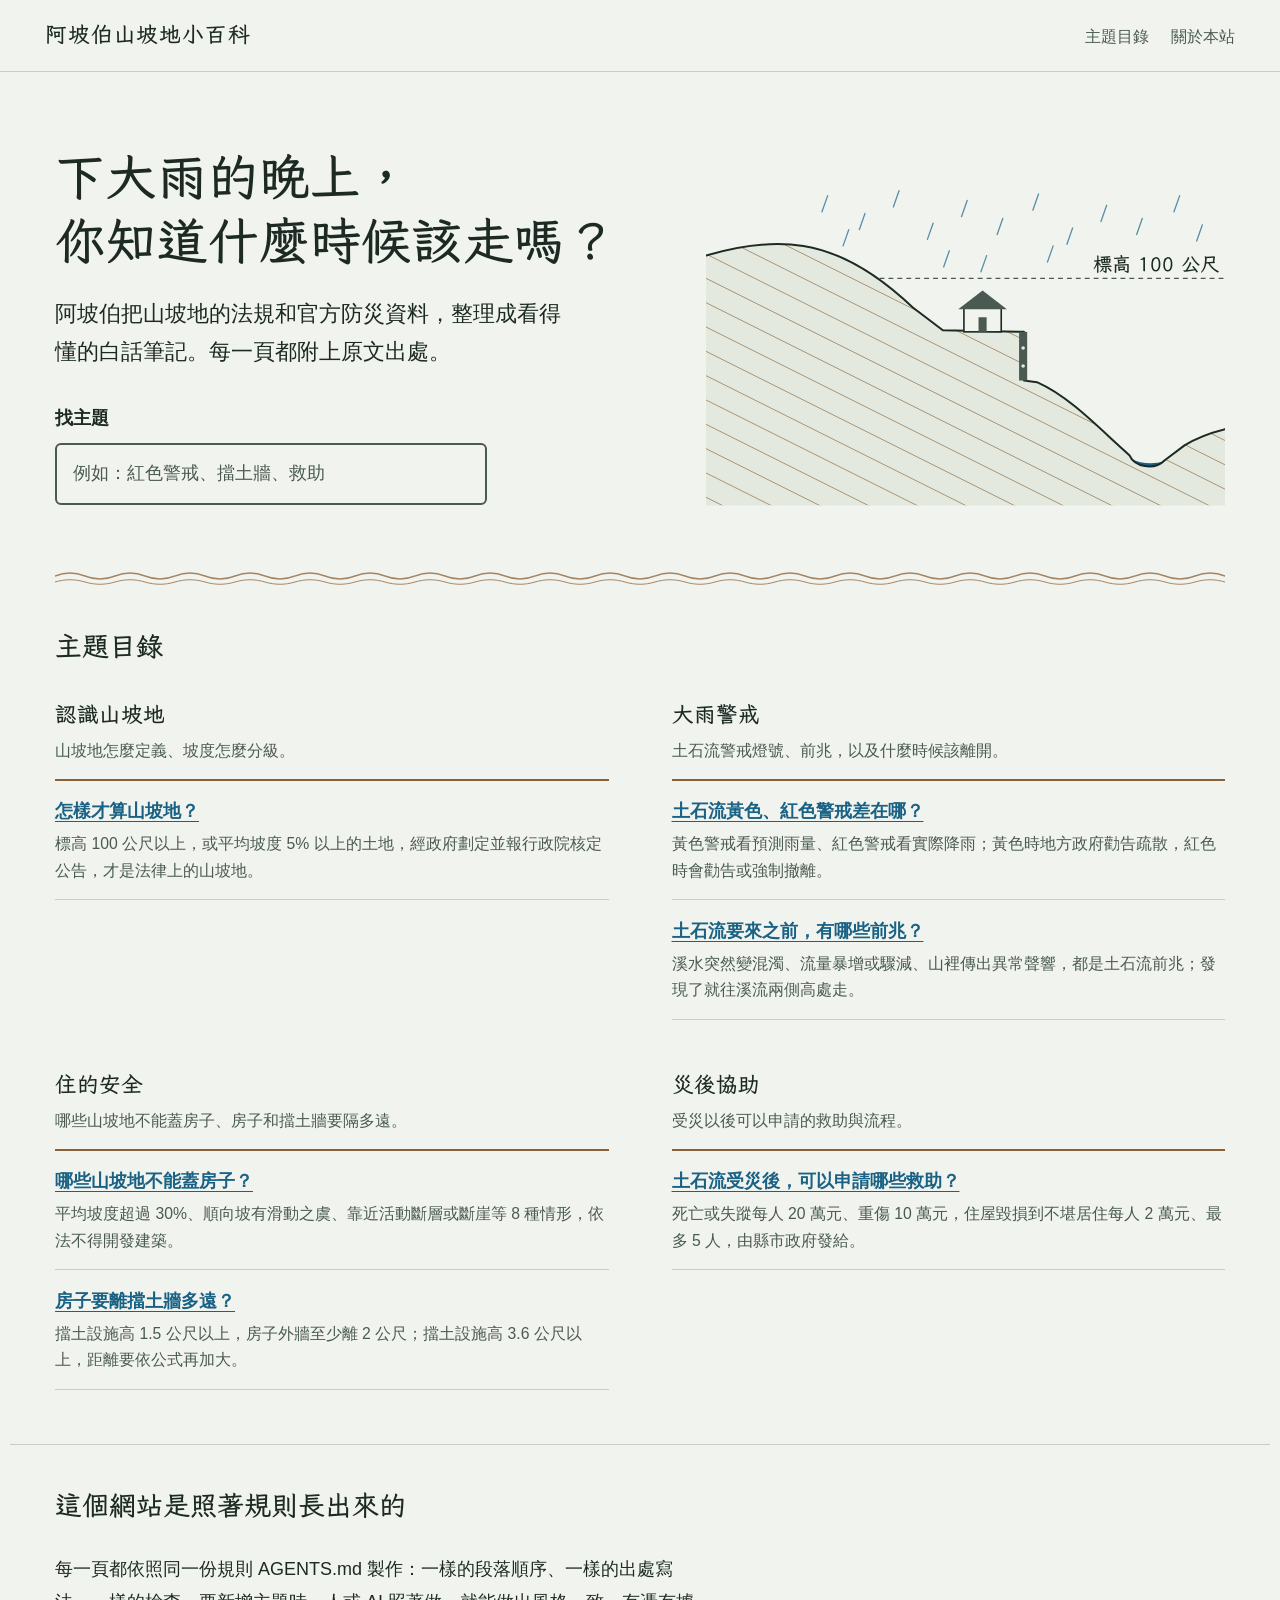
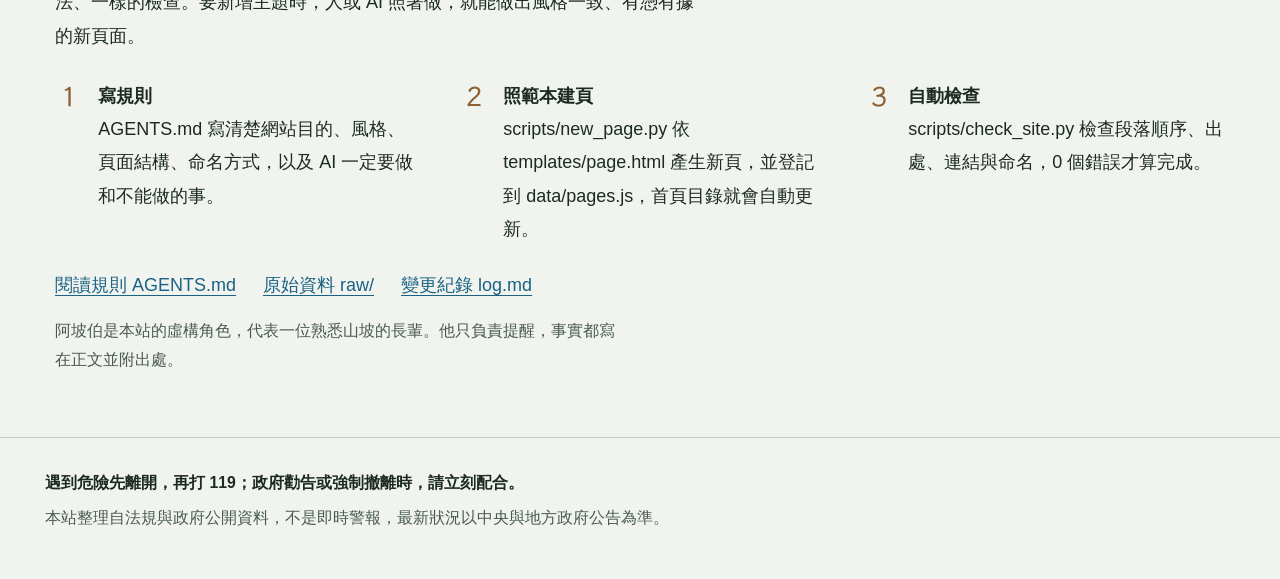
<file: index.html>
<!doctype html>
<html lang="zh-Hant-TW">
<head>
  <meta charset="utf-8">
  <meta name="viewport" content="width=device-width, initial-scale=1">
  <title>阿坡伯山坡地小百科</title>
  <meta name="description" content="用白話整理山坡地安全：怎樣算山坡地、土石流警戒、哪裡不能蓋房子、受災後的救助。每一頁都附法規與官方資料出處。">
  <link rel="icon" href="assets/favicon.svg" type="image/svg+xml">
  <link rel="preconnect" href="https://fonts.googleapis.com">
  <link rel="preconnect" href="https://fonts.gstatic.com" crossorigin>
  <link rel="stylesheet" href="https://fonts.googleapis.com/css2?family=LXGW+WenKai+TC:wght@400;700&amp;display=swap">
  <link rel="stylesheet" href="assets/site.css">
  <script src="data/pages.js" defer></script>
  <script src="assets/site.js" defer></script>
</head>
<body data-page="index">
  <a class="skip-link" href="#main">跳到主要內容</a>
  <header class="site-bar">
    <a class="site-bar__home" href="index.html">阿坡伯山坡地小百科</a>
    <nav class="site-bar__nav" aria-label="網站">
      <a href="#catalog">主題目錄</a>
      <a href="#about">關於本站</a>
    </nav>
  </header>

  <main id="main">
    <section class="home-hero" aria-labelledby="hero-title">
      <div class="home-hero__text">
        <h1 id="hero-title">下大雨的晚上，<br>你知道<wbr>什麼時候<wbr>該走嗎？</h1>
        <p class="home-hero__intro">阿坡伯把山坡地的法規和官方防災資料，整理成看得懂的白話筆記。每一頁都附上原文出處。</p>
        <div class="search" role="search">
          <label class="search__label" for="search">找主題</label>
          <input class="search__input" id="search" type="search" placeholder="例如：紅色警戒、擋土牆、救助" autocomplete="off">
          <p class="search__status" id="search-status" aria-live="polite"></p>
        </div>
      </div>

      <div class="home-hero__art">
        <!-- 主視覺：山坡剖面（順向的岩層、擋土牆上的房子、坡腳的溪溝、標高 100 公尺基準線） -->
        <svg viewBox="0 0 640 400" aria-hidden="true" focusable="false">
          <defs>
            <clipPath id="hero-ground-clip">
              <path d="M0 92C40 80 80 74 120 80C170 88 215 118 255 156L292 184L392 186L392 246L408 248C440 262 470 290 500 318L522 338C528 352 552 358 566 344L590 326C606 316 624 310 640 306L640 400L0 400Z"/>
            </clipPath>
          </defs>
          <g class="svg-water-line">
            <path d="M150 18l-7 20M196 40l-7 20M238 12l-7 20M280 52l-7 20M322 24l-7 20M366 46l-7 20M410 16l-7 20M452 58l-7 20M494 30l-7 20M538 46l-7 20M584 18l-7 20M176 60l-7 20M300 86l-7 20M346 92l-7 20M428 80l-7 20M612 54l-7 20"/>
          </g>
          <path class="svg-ground" d="M0 92C40 80 80 74 120 80C170 88 215 118 255 156L292 184L392 186L392 246L408 248C440 262 470 290 500 318L522 338C528 352 552 358 566 344L590 326C606 316 624 310 640 306L640 400L0 400Z"/>
          <g class="svg-contour" clip-path="url(#hero-ground-clip)">
            <path d="M0 -60L640 260M0 -30L640 290M0 0L640 320M0 30L640 350M0 60L640 380M0 90L640 410M0 120L640 440M0 150L640 470M0 180L640 500M0 210L640 530M0 240L640 560M0 270L640 590M0 300L640 620M0 330L640 650M0 360L640 680M0 390L640 710"/>
          </g>
          <path class="svg-water" d="M524 342C531 352 551 356 564 346C552 349 536 349 524 342Z"/>
          <path class="svg-surface hero-draw" pathLength="1000" d="M0 92C40 80 80 74 120 80C170 88 215 118 255 156L292 184L392 186L392 246L408 248C440 262 470 290 500 318L522 338C528 352 552 358 566 344L590 326C606 316 624 310 640 306"/>
          <rect class="svg-solid" x="386" y="186" width="10" height="60"/>
          <circle class="svg-ground" cx="391" cy="206" r="2.2"/>
          <circle class="svg-ground" cx="391" cy="228" r="2.2"/>
          <rect class="svg-paper" x="318" y="156" width="46" height="30"/>
          <path class="svg-solid" d="M311 158L341 135L371 158Z"/>
          <rect class="svg-solid" x="336" y="168" width="10" height="18"/>
          <path class="svg-dash" d="M214 120H640"/>
          <text class="svg-label" x="632" y="111" text-anchor="end">標高 100 公尺</text>
        </svg>
      </div>
    </section>

    <div class="home-rule" aria-hidden="true"><div class="contour-rule"></div></div>

    <section class="catalog-wrap" aria-labelledby="catalog-title">
      <h2 class="catalog-wrap__title" id="catalog-title">主題目錄</h2>
      <div class="catalog" id="catalog">
        <noscript><p>目錄需要 JavaScript 才能顯示；也可以直接打開 wiki 資料夾裡的頁面。</p></noscript>
      </div>
    </section>

    <section class="about" id="about" aria-labelledby="about-title">
      <h2 id="about-title">這個網站是照著規則長出來的</h2>
      <p class="about__intro">每一頁都依照同一份規則 AGENTS.md 製作：一樣的段落順序、一樣的出處寫法、一樣的檢查。要新增主題時，人或 AI 照著做，就能做出風格一致、有憑有據的新頁面。</p>
      <ol class="steps">
        <li><strong>寫規則</strong><br>AGENTS.md 寫清楚網站目的、風格、頁面結構、命名方式，以及 AI 一定要做和不能做的事。</li>
        <li><strong>照範本建頁</strong><br>scripts/new_page.py 依 templates/page.html 產生新頁，並登記到 data/pages.js，首頁目錄就會自動更新。</li>
        <li><strong>自動檢查</strong><br>scripts/check_site.py 檢查段落順序、出處、連結與命名，0 個錯誤才算完成。</li>
      </ol>
      <p class="about__links">
        <a data-source-file href="AGENTS.md">閱讀規則 AGENTS.md</a>
        <a data-source-file href="raw/README.md">原始資料 raw/</a>
        <a data-source-file href="log.md">變更紀錄 log.md</a>
      </p>
      <p class="about__note">阿坡伯是本站的虛構角色，代表一位熟悉山坡的長輩。他只負責提醒，事實都寫在正文並附出處。</p>
    </section>
  </main>

  <footer class="site-foot">
    <p class="site-foot__urgent">遇到危險先離開，再打 119；政府勸告或強制撤離時，請立刻配合。</p>
    <p>本站整理自法規與政府公開資料，不是即時警報，最新狀況以中央與地方政府公告為準。</p>
  </footer>
</body>
</html>
</file>
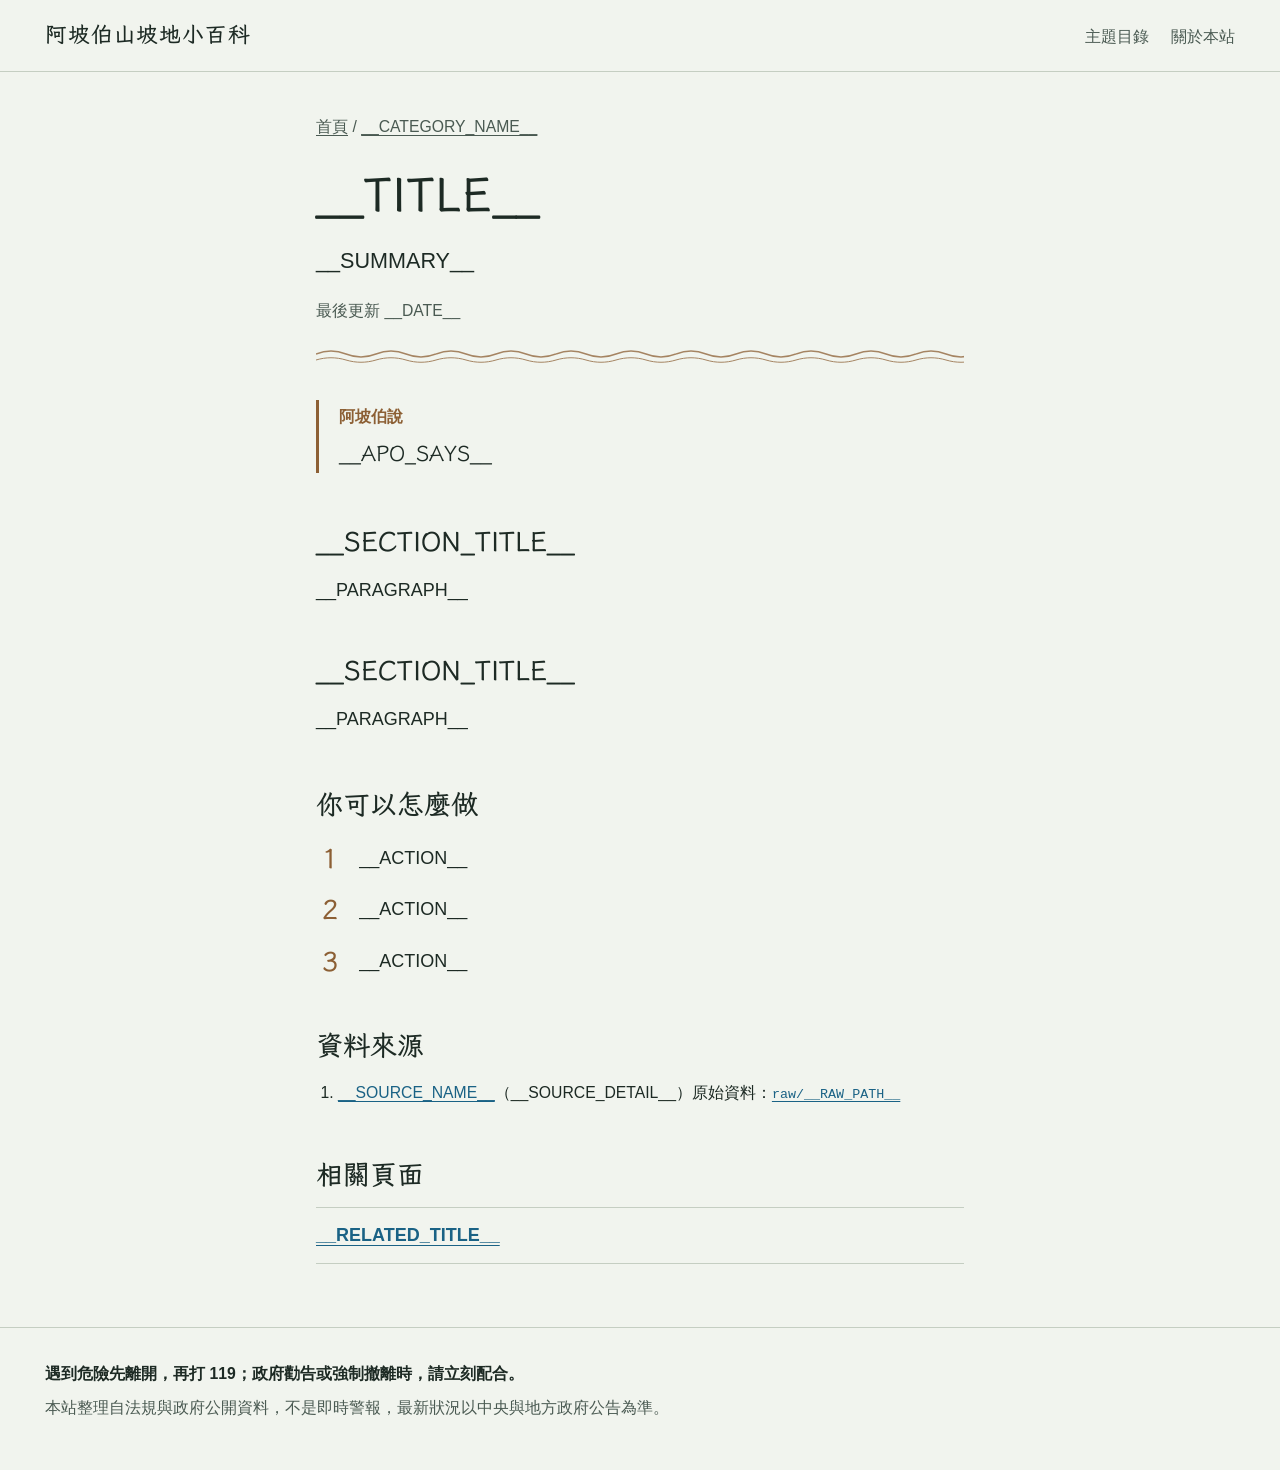
<file: templates/page.html>
<!doctype html>
<html lang="zh-Hant-TW">
<head>
  <meta charset="utf-8">
  <meta name="viewport" content="width=device-width, initial-scale=1">
  <title>__TITLE__｜阿坡伯山坡地小百科</title>
  <meta name="description" content="__SUMMARY__">
  <link rel="icon" href="../assets/favicon.svg" type="image/svg+xml">
  <link rel="preconnect" href="https://fonts.googleapis.com">
  <link rel="preconnect" href="https://fonts.gstatic.com" crossorigin>
  <link rel="stylesheet" href="https://fonts.googleapis.com/css2?family=LXGW+WenKai+TC:wght@400;700&amp;display=swap">
  <link rel="stylesheet" href="../assets/site.css">
  <script src="../data/pages.js" defer></script>
  <script src="../assets/site.js" defer></script>
</head>
<body data-page="__SLUG__">
  <a class="skip-link" href="#main">跳到主要內容</a>
  <header class="site-bar">
    <a class="site-bar__home" href="../index.html">阿坡伯山坡地小百科</a>
    <nav class="site-bar__nav" aria-label="網站">
      <a href="../index.html#catalog">主題目錄</a>
      <a href="../index.html#about">關於本站</a>
    </nav>
  </header>

  <main id="main" class="page">
    <article class="topic">
      <!-- 1. 頁首：h1＝清單 title，p.lead＝清單 summary，time＝清單 updated（new_page.py 會自動填好） -->
      <header class="page-head">
        <p class="crumbs"><a href="../index.html">首頁</a> / <a href="../index.html#cat-__CATEGORY_ID__">__CATEGORY_NAME__</a></p>
        <h1>__TITLE__</h1>
        <p class="lead">__SUMMARY__</p>
        <p class="meta">最後更新 <time datetime="__DATE__">__DATE__</time></p>
      </header>

      <!-- 2. 阿坡伯說：一到兩句口語提醒，不放新的數字或事實 -->
      <aside class="apo-says" aria-label="阿坡伯說">
        <p class="apo-says__who">阿坡伯說</p>
        <p class="apo-says__line">__APO_SAYS__</p>
      </aside>

      <!-- 3. 說明本文 -->
      <section id="explain" aria-label="說明">
        <!-- 範本：寫 2～4 個 h2 小節，每個數字、條號都要對得到 raw/。
             可用元件（樣式在 assets/site.css，用法見 AGENTS.md 第二節）：
             <blockquote class="law"><p>逐字原文</p><footer><cite>災害防救法第 24 條</cite></footer></blockquote>
             <div class="table-wrap"><table class="data"><caption>表名</caption>…</table></div>
             <figure class="diagram"><svg role="img" aria-label="圖在畫什麼" viewBox="…">…</svg><figcaption>說明</figcaption></figure>
             <ol class="alert-ladder"><li class="level level--yellow"><p class="level__name">黃色警戒</p><p class="level__when">什麼時候</p><ul><li>行動</li></ul></li></ol>
             <span class="badge badge--red">紅色警戒</span>　<aside class="note"><p class="note__title">注意</p><p>…</p></aside>
             <dl class="terms"><dt>名詞</dt><dd>白話解釋</dd></dl> -->
        <h2>__SECTION_TITLE__</h2>
        <p>__PARAGRAPH__</p>
        <h2>__SECTION_TITLE__</h2>
        <p>__PARAGRAPH__</p>
      </section>

      <!-- 4. 你可以怎麼做 -->
      <section id="todo" aria-labelledby="todo-title">
        <h2 id="todo-title">你可以怎麼做</h2>
        <!-- 範本：3～6 項具體行動。有先後順序用 ol.steps，沒有順序就改成 ul.checklist -->
        <ol class="steps">
          <li>__ACTION__</li>
          <li>__ACTION__</li>
          <li>__ACTION__</li>
        </ol>
      </section>

      <!-- 5. 資料來源 -->
      <section id="sources" aria-labelledby="sources-title">
        <h2 id="sources-title">資料來源</h2>
        <!-- 範本：每筆＝官方網址＋說明＋raw 檔連結，格式見 AGENTS.md 4.3 -->
        <ol class="sources">
          <li><a href="__OFFICIAL_URL__">__SOURCE_NAME__</a>（__SOURCE_DETAIL__）原始資料：<a class="raw" href="../raw/__RAW_PATH__">raw/__RAW_PATH__</a></li>
        </ol>
      </section>

      <!-- 6. 相關頁面 -->
      <section id="related" aria-labelledby="related-title">
        <h2 id="related-title">相關頁面</h2>
        <!-- 範本：1～3 個其他主題頁，連結文字要和對方的標題完全相同 -->
        <ul class="related">
          <li><a href="__RELATED_SLUG__.html">__RELATED_TITLE__</a></li>
        </ul>
      </section>
    </article>

    <!-- 7. 上一篇／下一篇：由 assets/site.js 依 data/pages.js 的順序產生，這裡保持空白 -->
    <nav class="pager" aria-label="上一篇與下一篇"></nav>
  </main>

  <footer class="site-foot">
    <p class="site-foot__urgent">遇到危險先離開，再打 119；政府勸告或強制撤離時，請立刻配合。</p>
    <p>本站整理自法規與政府公開資料，不是即時警報，最新狀況以中央與地方政府公告為準。</p>
  </footer>
</body>
</html>
</file>
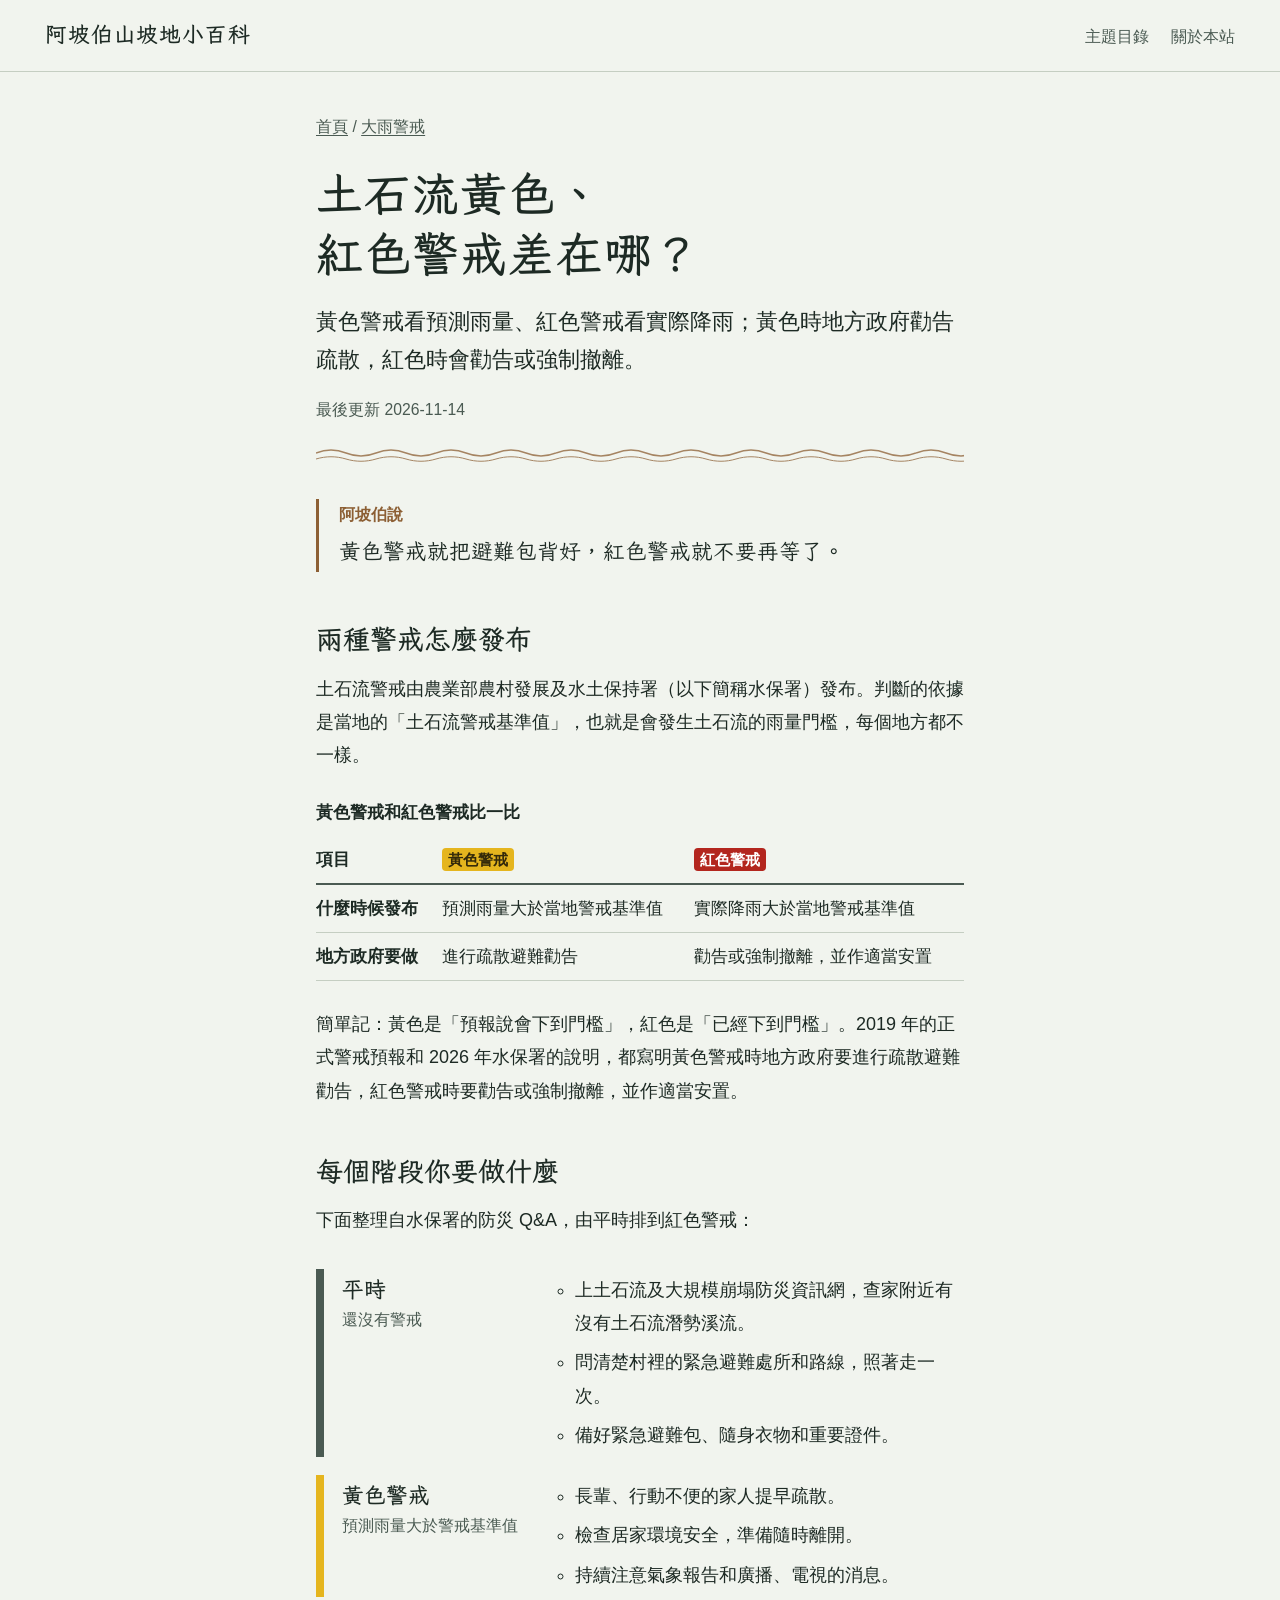
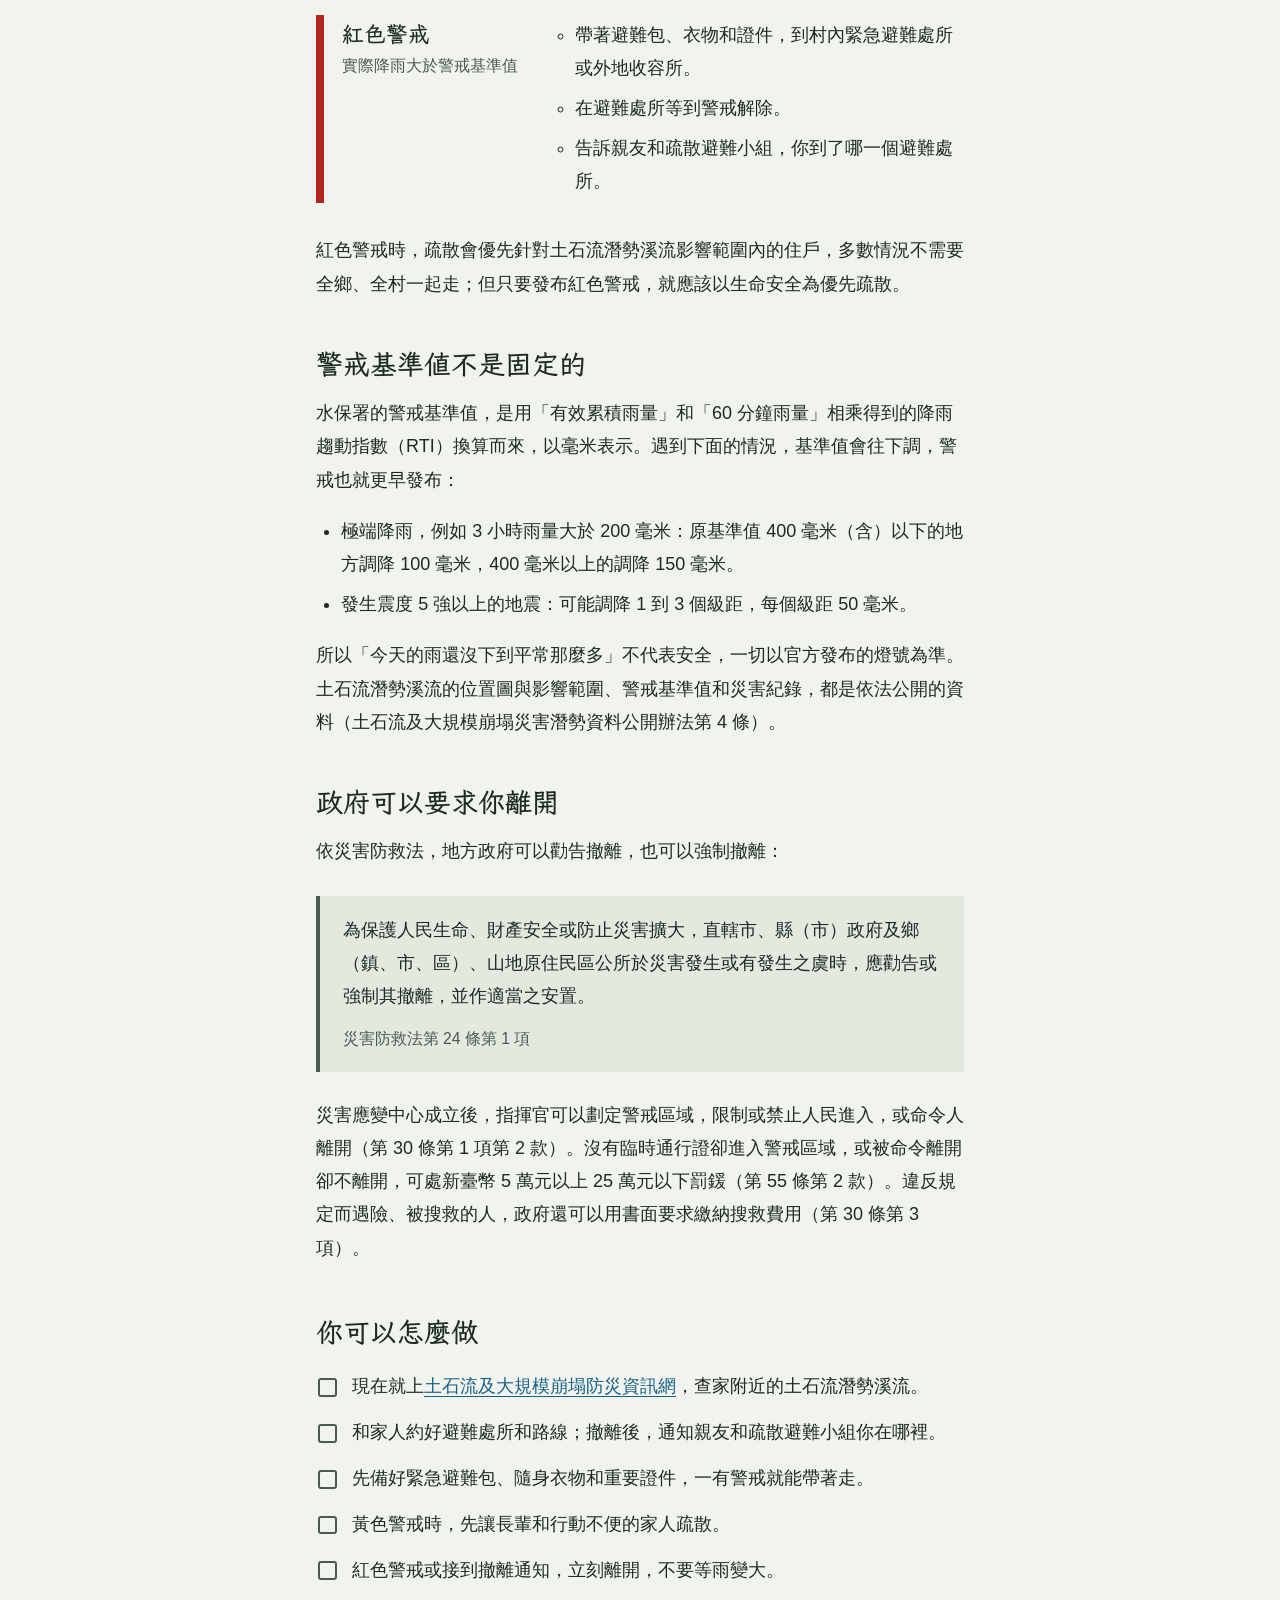
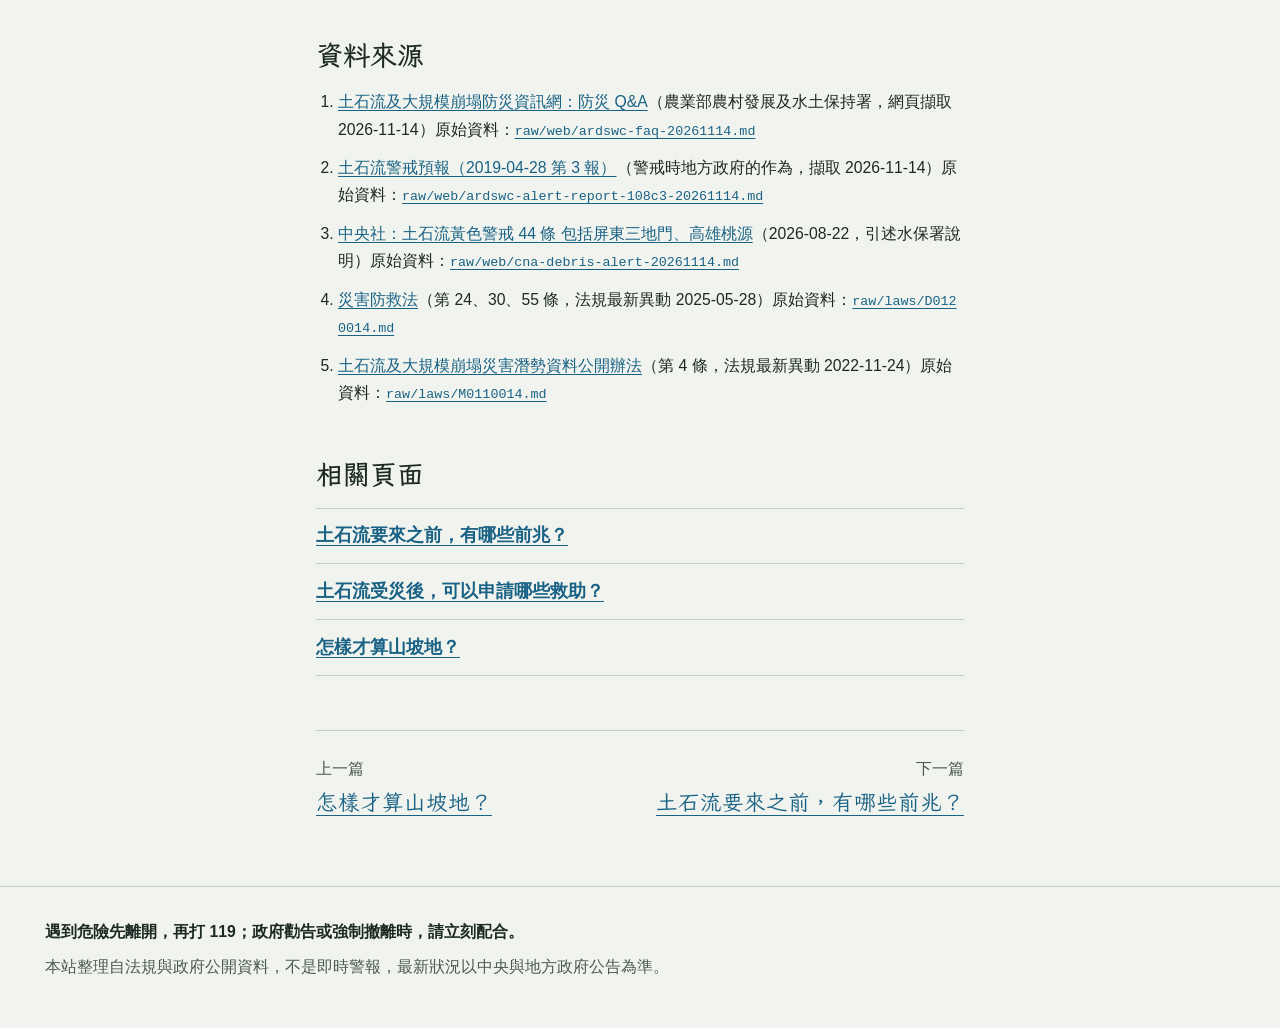
<file: wiki/debris-flow-alerts.html>
<!doctype html>
<html lang="zh-Hant-TW">
<head>
  <meta charset="utf-8">
  <meta name="viewport" content="width=device-width, initial-scale=1">
  <title>土石流黃色、紅色警戒差在哪？｜阿坡伯山坡地小百科</title>
  <meta name="description" content="黃色警戒看預測雨量、紅色警戒看實際降雨；黃色時地方政府勸告疏散，紅色時會勸告或強制撤離。">
  <link rel="icon" href="../assets/favicon.svg" type="image/svg+xml">
  <link rel="preconnect" href="https://fonts.googleapis.com">
  <link rel="preconnect" href="https://fonts.gstatic.com" crossorigin>
  <link rel="stylesheet" href="https://fonts.googleapis.com/css2?family=LXGW+WenKai+TC:wght@400;700&amp;display=swap">
  <link rel="stylesheet" href="../assets/site.css">
  <script src="../data/pages.js" defer></script>
  <script src="../assets/site.js" defer></script>
</head>
<body data-page="debris-flow-alerts">
  <a class="skip-link" href="#main">跳到主要內容</a>
  <header class="site-bar">
    <a class="site-bar__home" href="../index.html">阿坡伯山坡地小百科</a>
    <nav class="site-bar__nav" aria-label="網站">
      <a href="../index.html#catalog">主題目錄</a>
      <a href="../index.html#about">關於本站</a>
    </nav>
  </header>

  <main id="main" class="page">
    <article class="topic">
      <!-- 1. 頁首：h1＝清單 title，p.lead＝清單 summary，time＝清單 updated（new_page.py 會自動填好） -->
      <header class="page-head">
        <p class="crumbs"><a href="../index.html">首頁</a> / <a href="../index.html#cat-rain">大雨警戒</a></p>
        <h1>土石流黃色、紅色警戒差在哪？</h1>
        <p class="lead">黃色警戒看預測雨量、紅色警戒看實際降雨；黃色時地方政府勸告疏散，紅色時會勸告或強制撤離。</p>
        <p class="meta">最後更新 <time datetime="2026-11-14">2026-11-14</time></p>
      </header>

      <!-- 2. 阿坡伯說：一到兩句口語提醒，不放新的數字或事實 -->
      <aside class="apo-says" aria-label="阿坡伯說">
        <p class="apo-says__who">阿坡伯說</p>
        <p class="apo-says__line">黃色警戒就把避難包背好，紅色警戒就不要再等了。</p>
      </aside>

      <!-- 3. 說明本文 -->
      <section id="explain" aria-label="說明">
        <h2>兩種警戒怎麼發布</h2>
        <p>土石流警戒由農業部農村發展及水土保持署（以下簡稱水保署）發布。判斷的依據是當地的「土石流警戒基準值」，也就是會發生土石流的雨量門檻，每個地方都不一樣。</p>
        <div class="table-wrap">
          <table class="data">
            <caption>黃色警戒和紅色警戒比一比</caption>
            <thead>
              <tr><th scope="col">項目</th><th scope="col"><span class="badge badge--yellow">黃色警戒</span></th><th scope="col"><span class="badge badge--red">紅色警戒</span></th></tr>
            </thead>
            <tbody>
              <tr><th scope="row">什麼時候發布</th><td>預測雨量大於當地警戒基準值</td><td>實際降雨大於當地警戒基準值</td></tr>
              <tr><th scope="row">地方政府要做</th><td>進行疏散避難勸告</td><td>勸告或強制撤離，並作適當安置</td></tr>
            </tbody>
          </table>
        </div>
        <p>簡單記：黃色是「預報說會下到門檻」，紅色是「已經下到門檻」。2019 年的正式警戒預報和 2026 年水保署的說明，都寫明黃色警戒時地方政府要進行疏散避難勸告，紅色警戒時要勸告或強制撤離，並作適當安置。</p>

        <h2>每個階段你要做什麼</h2>
        <p>下面整理自水保署的防災 Q&amp;A，由平時排到紅色警戒：</p>
        <ol class="alert-ladder">
          <li class="level">
            <p class="level__name">平時</p>
            <p class="level__when">還沒有警戒</p>
            <ul>
              <li>上土石流及大規模崩塌防災資訊網，查家附近有沒有土石流潛勢溪流。</li>
              <li>問清楚村裡的緊急避難處所和路線，照著走一次。</li>
              <li>備好緊急避難包、隨身衣物和重要證件。</li>
            </ul>
          </li>
          <li class="level level--yellow">
            <p class="level__name">黃色警戒</p>
            <p class="level__when">預測雨量大於警戒基準值</p>
            <ul>
              <li>長輩、行動不便的家人提早疏散。</li>
              <li>檢查居家環境安全，準備隨時離開。</li>
              <li>持續注意氣象報告和廣播、電視的消息。</li>
            </ul>
          </li>
          <li class="level level--red">
            <p class="level__name">紅色警戒</p>
            <p class="level__when">實際降雨大於警戒基準值</p>
            <ul>
              <li>帶著避難包、衣物和證件，到村內緊急避難處所或外地收容所。</li>
              <li>在避難處所等到警戒解除。</li>
              <li>告訴親友和疏散避難小組，你到了哪一個避難處所。</li>
            </ul>
          </li>
        </ol>
        <p>紅色警戒時，疏散會優先針對土石流潛勢溪流影響範圍內的住戶，多數情況不需要全鄉、全村一起走；但只要發布紅色警戒，就應該以生命安全為優先疏散。</p>

        <h2>警戒基準值不是固定的</h2>
        <p>水保署的警戒基準值，是用「有效累積雨量」和「60 分鐘雨量」相乘得到的降雨趨動指數（RTI）換算而來，以毫米表示。遇到下面的情況，基準值會往下調，警戒也就更早發布：</p>
        <ul>
          <li>極端降雨，例如 3 小時雨量大於 200 毫米：原基準值 400 毫米（含）以下的地方調降 100 毫米，400 毫米以上的調降 150 毫米。</li>
          <li>發生震度 5 強以上的地震：可能調降 1 到 3 個級距，每個級距 50 毫米。</li>
        </ul>
        <p>所以「今天的雨還沒下到平常那麼多」不代表安全，一切以官方發布的燈號為準。土石流潛勢溪流的位置圖與影響範圍、警戒基準值和災害紀錄，都是依法公開的資料（土石流及大規模崩塌災害潛勢資料公開辦法第 4 條）。</p>

        <h2>政府可以要求你離開</h2>
        <p>依災害防救法，地方政府可以勸告撤離，也可以強制撤離：</p>
        <blockquote class="law">
          <p>為保護人民生命、財產安全或防止災害擴大，直轄市、縣（市）政府及鄉（鎮、市、區）、山地原住民區公所於災害發生或有發生之虞時，應勸告或強制其撤離，並作適當之安置。</p>
          <footer><cite>災害防救法第 24 條第 1 項</cite></footer>
        </blockquote>
        <p>災害應變中心成立後，指揮官可以劃定警戒區域，限制或禁止人民進入，或命令人離開（第 30 條第 1 項第 2 款）。沒有臨時通行證卻進入警戒區域，或被命令離開卻不離開，可處新臺幣 5 萬元以上 25 萬元以下罰鍰（第 55 條第 2 款）。違反規定而遇險、被搜救的人，政府還可以用書面要求繳納搜救費用（第 30 條第 3 項）。</p>
      </section>

      <!-- 4. 你可以怎麼做 -->
      <section id="todo" aria-labelledby="todo-title">
        <h2 id="todo-title">你可以怎麼做</h2>
        <ul class="checklist">
          <li>現在就上<a href="https://246.ardswc.gov.tw">土石流及大規模崩塌防災資訊網</a>，查家附近的土石流潛勢溪流。</li>
          <li>和家人約好避難處所和路線；撤離後，通知親友和疏散避難小組你在哪裡。</li>
          <li>先備好緊急避難包、隨身衣物和重要證件，一有警戒就能帶著走。</li>
          <li>黃色警戒時，先讓長輩和行動不便的家人疏散。</li>
          <li>紅色警戒或接到撤離通知，立刻離開，不要等雨變大。</li>
        </ul>
      </section>

      <!-- 5. 資料來源 -->
      <section id="sources" aria-labelledby="sources-title">
        <h2 id="sources-title">資料來源</h2>
        <ol class="sources">
          <li><a href="https://246.ardswc.gov.tw/Bulletin/FAQ">土石流及大規模崩塌防災資訊網：防災 Q&amp;A</a>（農業部農村發展及水土保持署，網頁擷取 2026-11-14）原始資料：<a class="raw" href="../raw/web/ardswc-faq-20261114.md">raw/web/ardswc-faq-20261114.md</a></li>
          <li><a href="https://fema.ardswc.gov.tw/doc/DebrisAlertReport/108C-3.pdf">土石流警戒預報（2019-04-28 第 3 報）</a>（警戒時地方政府的作為，擷取 2026-11-14）原始資料：<a class="raw" href="../raw/web/ardswc-alert-report-108c3-20261114.md">raw/web/ardswc-alert-report-108c3-20261114.md</a></li>
          <li><a href="https://cna.com.tw/news/ahel/202608220035.aspx">中央社：土石流黃色警戒 44 條 包括屏東三地門、高雄桃源</a>（2026-08-22，引述水保署說明）原始資料：<a class="raw" href="../raw/web/cna-debris-alert-20261114.md">raw/web/cna-debris-alert-20261114.md</a></li>
          <li><a href="https://law.moj.gov.tw/LawClass/LawAll.aspx?pcode=D0120014">災害防救法</a>（第 24、30、55 條，法規最新異動 2025-05-28）原始資料：<a class="raw" href="../raw/laws/D0120014.md">raw/laws/D0120014.md</a></li>
          <li><a href="https://law.moj.gov.tw/LawClass/LawAll.aspx?pcode=M0110014">土石流及大規模崩塌災害潛勢資料公開辦法</a>（第 4 條，法規最新異動 2022-11-24）原始資料：<a class="raw" href="../raw/laws/M0110014.md">raw/laws/M0110014.md</a></li>
        </ol>
      </section>

      <!-- 6. 相關頁面 -->
      <section id="related" aria-labelledby="related-title">
        <h2 id="related-title">相關頁面</h2>
        <ul class="related">
          <li><a href="debris-flow-signs.html">土石流要來之前，有哪些前兆？</a></li>
          <li><a href="debris-flow-relief.html">土石流受災後，可以申請哪些救助？</a></li>
          <li><a href="what-is-slopeland.html">怎樣才算山坡地？</a></li>
        </ul>
      </section>
    </article>

    <!-- 7. 上一篇／下一篇：由 assets/site.js 依 data/pages.js 的順序產生，這裡保持空白 -->
    <nav class="pager" aria-label="上一篇與下一篇"></nav>
  </main>

  <footer class="site-foot">
    <p class="site-foot__urgent">遇到危險先離開，再打 119；政府勸告或強制撤離時，請立刻配合。</p>
    <p>本站整理自法規與政府公開資料，不是即時警報，最新狀況以中央與地方政府公告為準。</p>
  </footer>
</body>
</html>
</file>
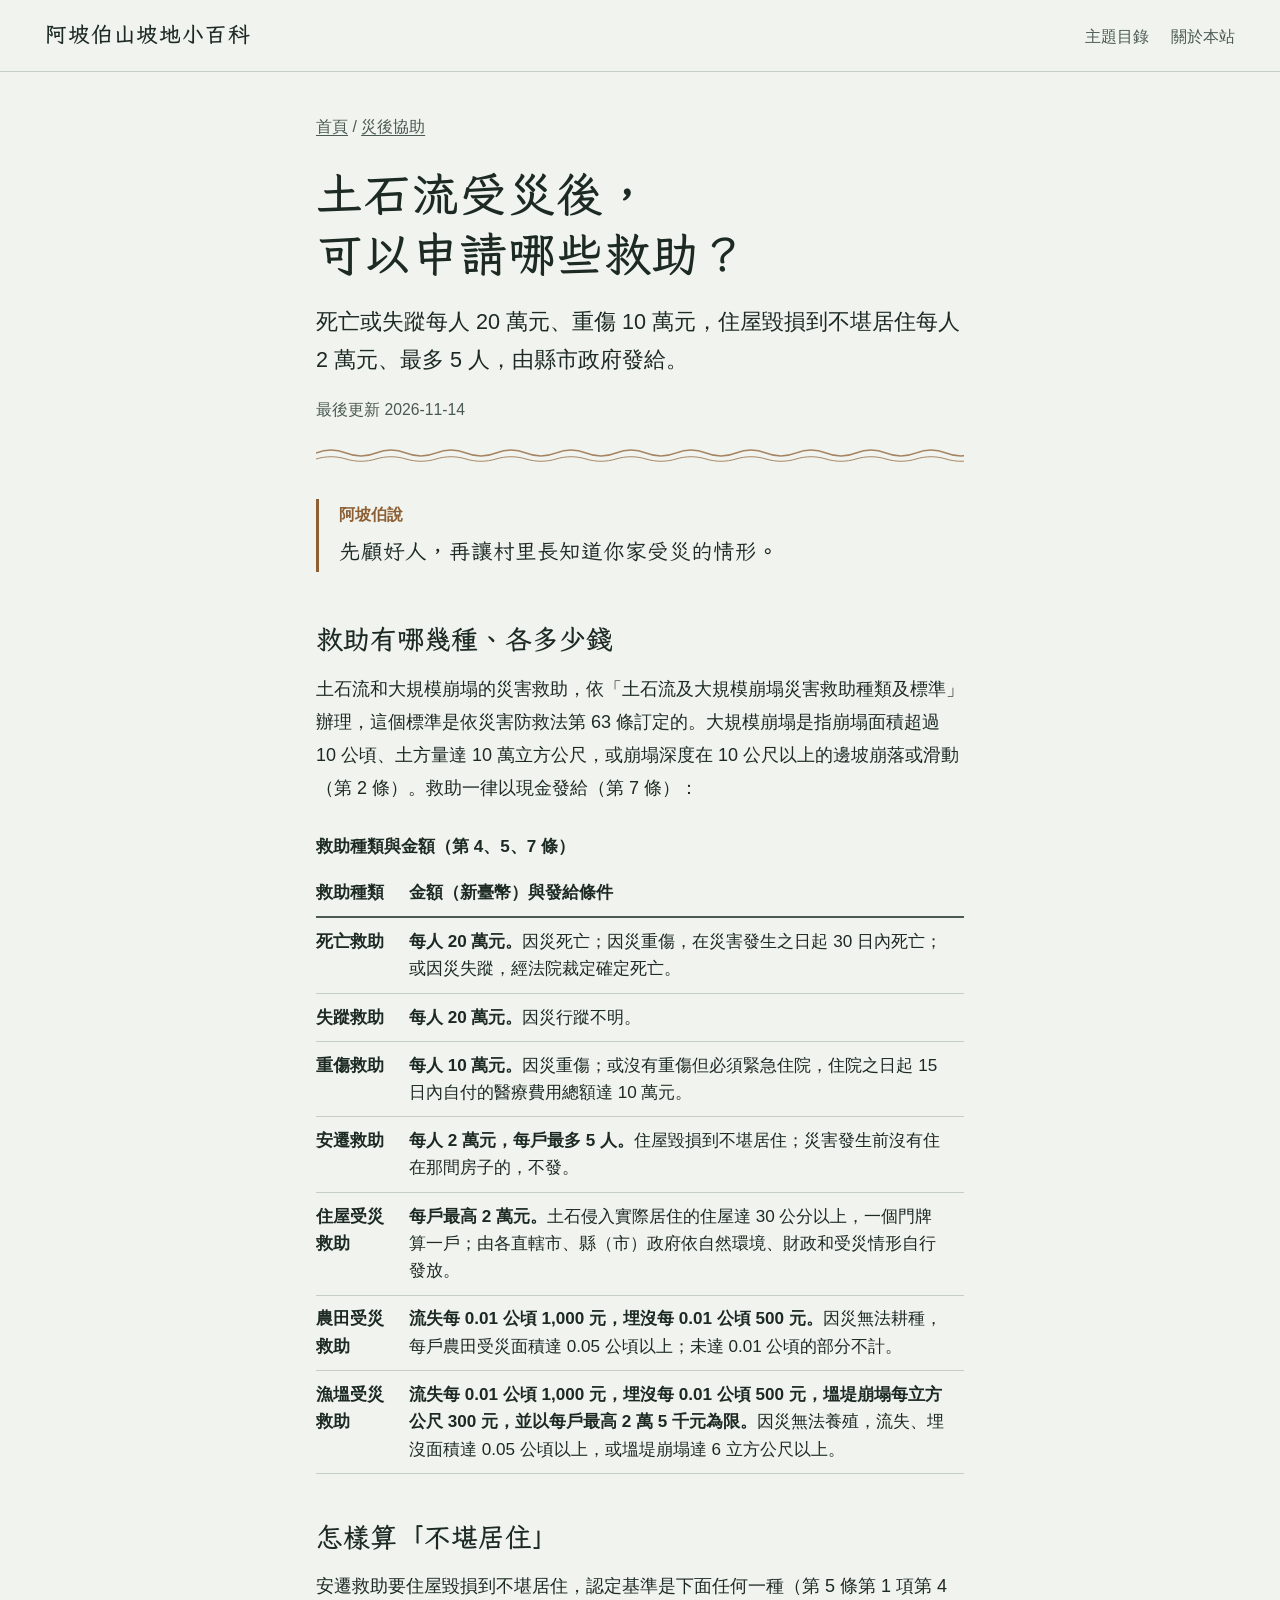
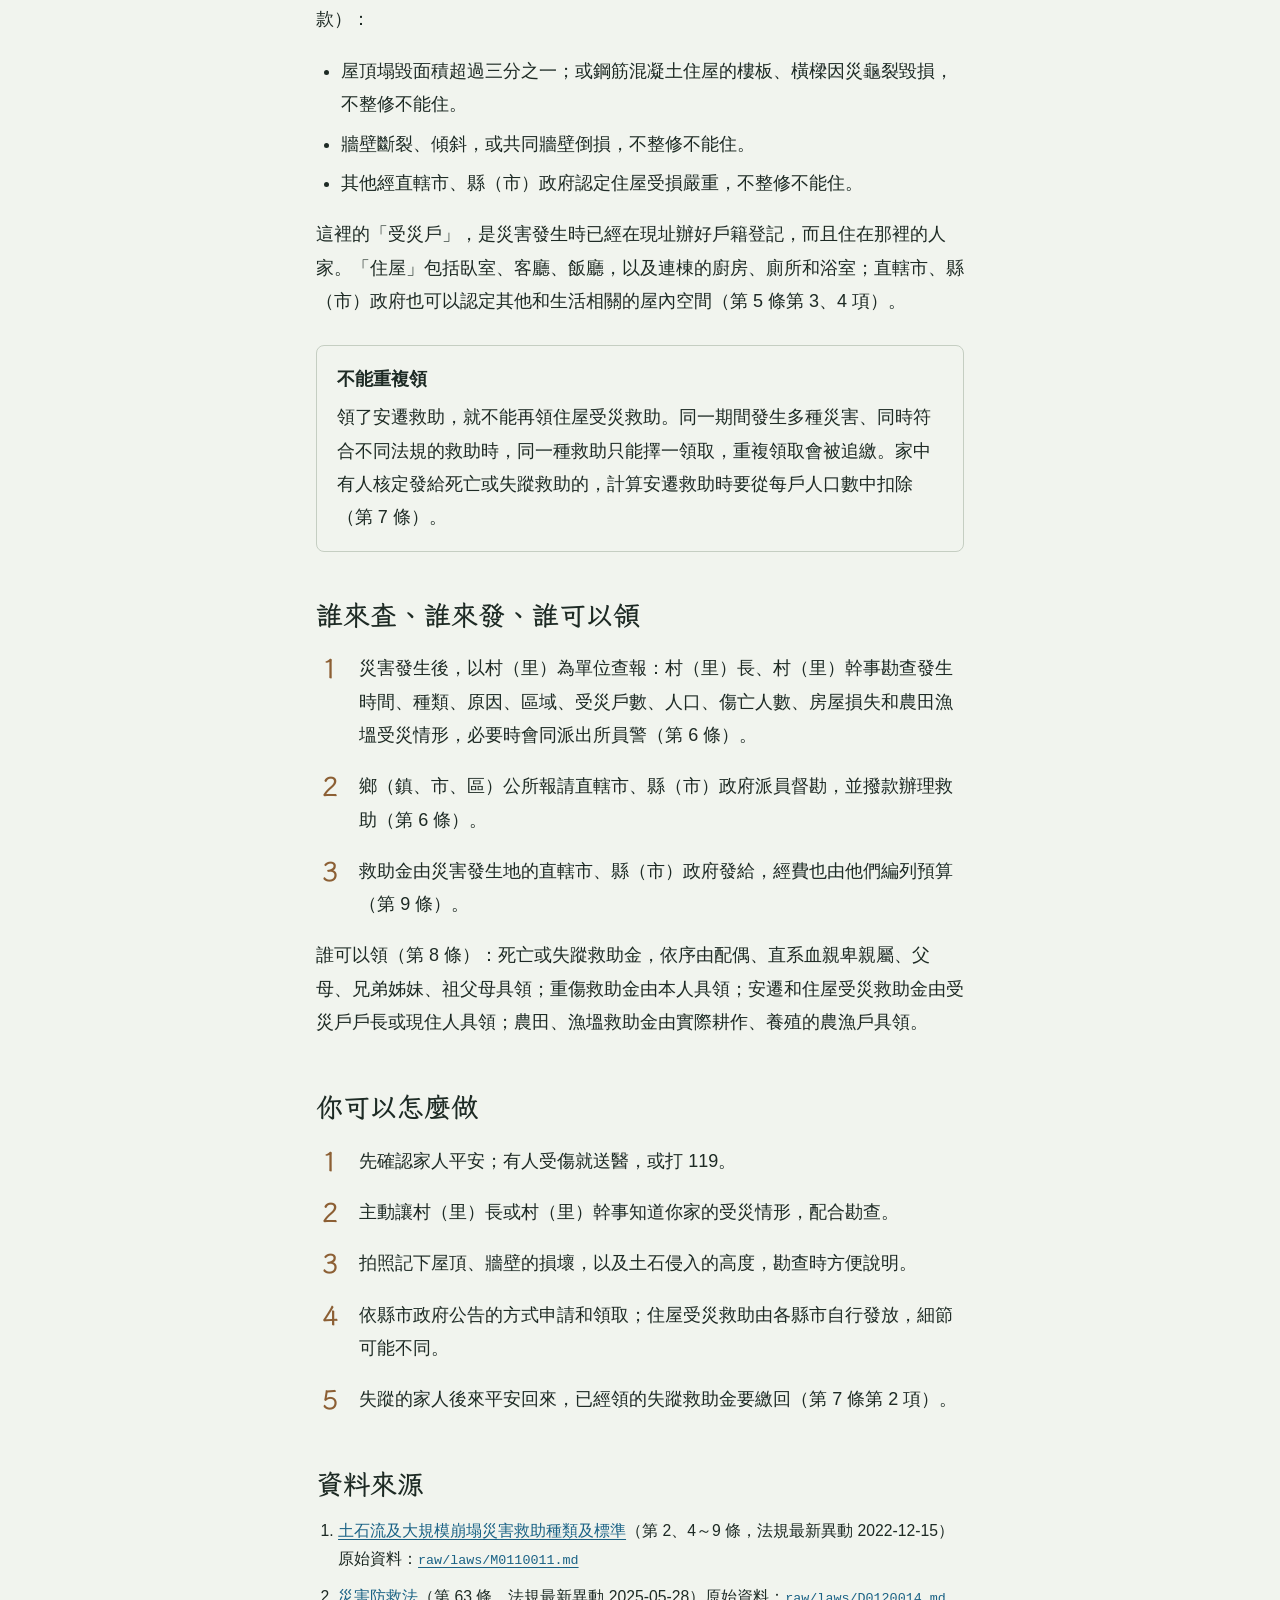
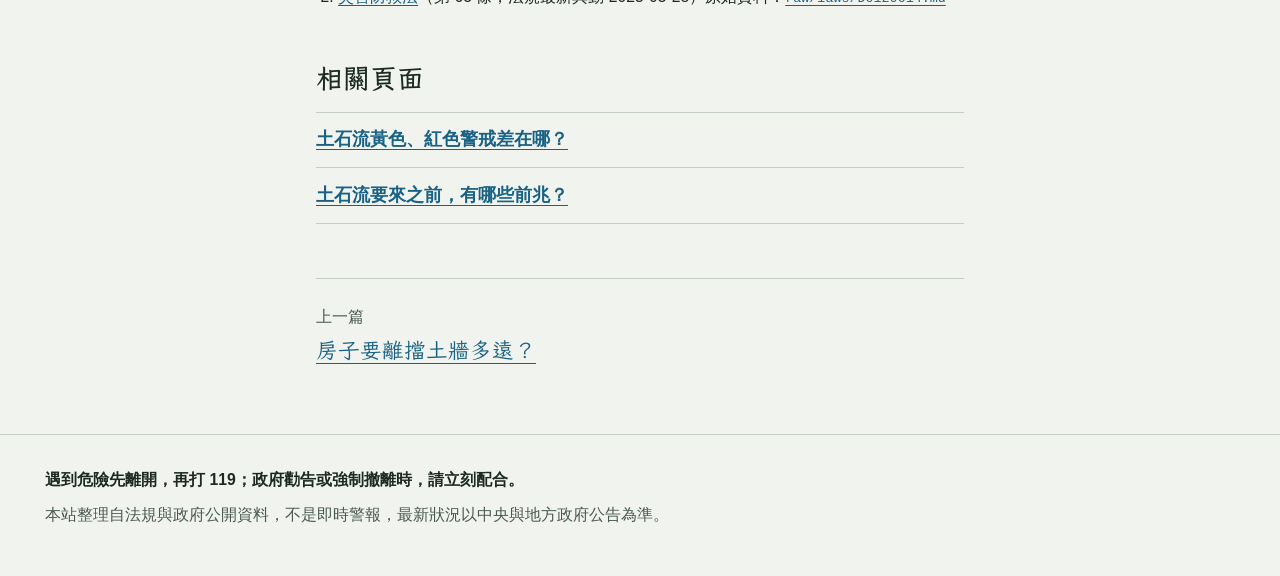
<file: wiki/debris-flow-relief.html>
<!doctype html>
<html lang="zh-Hant-TW">
<head>
  <meta charset="utf-8">
  <meta name="viewport" content="width=device-width, initial-scale=1">
  <title>土石流受災後，可以申請哪些救助？｜阿坡伯山坡地小百科</title>
  <meta name="description" content="死亡或失蹤每人 20 萬元、重傷 10 萬元，住屋毀損到不堪居住每人 2 萬元、最多 5 人，由縣市政府發給。">
  <link rel="icon" href="../assets/favicon.svg" type="image/svg+xml">
  <link rel="preconnect" href="https://fonts.googleapis.com">
  <link rel="preconnect" href="https://fonts.gstatic.com" crossorigin>
  <link rel="stylesheet" href="https://fonts.googleapis.com/css2?family=LXGW+WenKai+TC:wght@400;700&amp;display=swap">
  <link rel="stylesheet" href="../assets/site.css">
  <script src="../data/pages.js" defer></script>
  <script src="../assets/site.js" defer></script>
</head>
<body data-page="debris-flow-relief">
  <a class="skip-link" href="#main">跳到主要內容</a>
  <header class="site-bar">
    <a class="site-bar__home" href="../index.html">阿坡伯山坡地小百科</a>
    <nav class="site-bar__nav" aria-label="網站">
      <a href="../index.html#catalog">主題目錄</a>
      <a href="../index.html#about">關於本站</a>
    </nav>
  </header>

  <main id="main" class="page">
    <article class="topic">
      <!-- 1. 頁首：h1＝清單 title，p.lead＝清單 summary，time＝清單 updated（new_page.py 會自動填好） -->
      <header class="page-head">
        <p class="crumbs"><a href="../index.html">首頁</a> / <a href="../index.html#cat-aid">災後協助</a></p>
        <h1>土石流受災後，可以申請哪些救助？</h1>
        <p class="lead">死亡或失蹤每人 20 萬元、重傷 10 萬元，住屋毀損到不堪居住每人 2 萬元、最多 5 人，由縣市政府發給。</p>
        <p class="meta">最後更新 <time datetime="2026-11-14">2026-11-14</time></p>
      </header>

      <!-- 2. 阿坡伯說：一到兩句口語提醒，不放新的數字或事實 -->
      <aside class="apo-says" aria-label="阿坡伯說">
        <p class="apo-says__who">阿坡伯說</p>
        <p class="apo-says__line">先顧好人，再讓村里長知道你家受災的情形。</p>
      </aside>

      <!-- 3. 說明本文 -->
      <section id="explain" aria-label="說明">
        <h2>救助有哪幾種、各多少錢</h2>
        <p>土石流和大規模崩塌的災害救助，依「土石流及大規模崩塌災害救助種類及標準」辦理，這個標準是依災害防救法第 63 條訂定的。大規模崩塌是指崩塌面積超過 10 公頃、土方量達 10 萬立方公尺，或崩塌深度在 10 公尺以上的邊坡崩落或滑動（第 2 條）。救助一律以現金發給（第 7 條）：</p>
        <div class="table-wrap">
          <table class="data">
            <caption>救助種類與金額（第 4、5、7 條）</caption>
            <thead>
              <tr><th scope="col">救助種類</th><th scope="col">金額（新臺幣）與發給條件</th></tr>
            </thead>
            <tbody>
              <tr><th scope="row">死亡救助</th><td><strong>每人 20 萬元。</strong>因災死亡；因災重傷，在災害發生之日起 30 日內死亡；或因災失蹤，經法院裁定確定死亡。</td></tr>
              <tr><th scope="row">失蹤救助</th><td><strong>每人 20 萬元。</strong>因災行蹤不明。</td></tr>
              <tr><th scope="row">重傷救助</th><td><strong>每人 10 萬元。</strong>因災重傷；或沒有重傷但必須緊急住院，住院之日起 15 日內自付的醫療費用總額達 10 萬元。</td></tr>
              <tr><th scope="row">安遷救助</th><td><strong>每人 2 萬元，每戶最多 5 人。</strong>住屋毀損到不堪居住；災害發生前沒有住在那間房子的，不發。</td></tr>
              <tr><th scope="row">住屋受災救助</th><td><strong>每戶最高 2 萬元。</strong>土石侵入實際居住的住屋達 30 公分以上，一個門牌算一戶；由各直轄市、縣（市）政府依自然環境、財政和受災情形自行發放。</td></tr>
              <tr><th scope="row">農田受災救助</th><td><strong>流失每 0.01 公頃 1,000 元，埋沒每 0.01 公頃 500 元。</strong>因災無法耕種，每戶農田受災面積達 0.05 公頃以上；未達 0.01 公頃的部分不計。</td></tr>
              <tr><th scope="row">漁塭受災救助</th><td><strong>流失每 0.01 公頃 1,000 元，埋沒每 0.01 公頃 500 元，塭堤崩塌每立方公尺 300 元，並以每戶最高 2 萬 5 千元為限。</strong>因災無法養殖，流失、埋沒面積達 0.05 公頃以上，或塭堤崩塌達 6 立方公尺以上。</td></tr>
            </tbody>
          </table>
        </div>

        <h2>怎樣算「不堪居住」</h2>
        <p>安遷救助要住屋毀損到不堪居住，認定基準是下面任何一種（第 5 條第 1 項第 4 款）：</p>
        <ul>
          <li>屋頂塌毀面積超過三分之一；或鋼筋混凝土住屋的樓板、橫樑因災龜裂毀損，不整修不能住。</li>
          <li>牆壁斷裂、傾斜，或共同牆壁倒損，不整修不能住。</li>
          <li>其他經直轄市、縣（市）政府認定住屋受損嚴重，不整修不能住。</li>
        </ul>
        <p>這裡的「受災戶」，是災害發生時已經在現址辦好戶籍登記，而且住在那裡的人家。「住屋」包括臥室、客廳、飯廳，以及連棟的廚房、廁所和浴室；直轄市、縣（市）政府也可以認定其他和生活相關的屋內空間（第 5 條第 3、4 項）。</p>
        <aside class="note">
          <p class="note__title">不能重複領</p>
          <p>領了安遷救助，就不能再領住屋受災救助。同一期間發生多種災害、同時符合不同法規的救助時，同一種救助只能擇一領取，重複領取會被追繳。家中有人核定發給死亡或失蹤救助的，計算安遷救助時要從每戶人口數中扣除（第 7 條）。</p>
        </aside>

        <h2>誰來查、誰來發、誰可以領</h2>
        <ol class="steps">
          <li>災害發生後，以村（里）為單位查報：村（里）長、村（里）幹事勘查發生時間、種類、原因、區域、受災戶數、人口、傷亡人數、房屋損失和農田漁塭受災情形，必要時會同派出所員警（第 6 條）。</li>
          <li>鄉（鎮、市、區）公所報請直轄市、縣（市）政府派員督勘，並撥款辦理救助（第 6 條）。</li>
          <li>救助金由災害發生地的直轄市、縣（市）政府發給，經費也由他們編列預算（第 9 條）。</li>
        </ol>
        <p>誰可以領（第 8 條）：死亡或失蹤救助金，依序由配偶、直系血親卑親屬、父母、兄弟姊妹、祖父母具領；重傷救助金由本人具領；安遷和住屋受災救助金由受災戶戶長或現住人具領；農田、漁塭救助金由實際耕作、養殖的農漁戶具領。</p>
      </section>

      <!-- 4. 你可以怎麼做 -->
      <section id="todo" aria-labelledby="todo-title">
        <h2 id="todo-title">你可以怎麼做</h2>
        <ol class="steps">
          <li>先確認家人平安；有人受傷就送醫，或打 119。</li>
          <li>主動讓村（里）長或村（里）幹事知道你家的受災情形，配合勘查。</li>
          <li>拍照記下屋頂、牆壁的損壞，以及土石侵入的高度，勘查時方便說明。</li>
          <li>依縣市政府公告的方式申請和領取；住屋受災救助由各縣市自行發放，細節可能不同。</li>
          <li>失蹤的家人後來平安回來，已經領的失蹤救助金要繳回（第 7 條第 2 項）。</li>
        </ol>
      </section>

      <!-- 5. 資料來源 -->
      <section id="sources" aria-labelledby="sources-title">
        <h2 id="sources-title">資料來源</h2>
        <ol class="sources">
          <li><a href="https://law.moj.gov.tw/LawClass/LawAll.aspx?pcode=M0110011">土石流及大規模崩塌災害救助種類及標準</a>（第 2、4～9 條，法規最新異動 2022-12-15）原始資料：<a class="raw" href="../raw/laws/M0110011.md">raw/laws/M0110011.md</a></li>
          <li><a href="https://law.moj.gov.tw/LawClass/LawAll.aspx?pcode=D0120014">災害防救法</a>（第 63 條，法規最新異動 2025-05-28）原始資料：<a class="raw" href="../raw/laws/D0120014.md">raw/laws/D0120014.md</a></li>
        </ol>
      </section>

      <!-- 6. 相關頁面 -->
      <section id="related" aria-labelledby="related-title">
        <h2 id="related-title">相關頁面</h2>
        <ul class="related">
          <li><a href="debris-flow-alerts.html">土石流黃色、紅色警戒差在哪？</a></li>
          <li><a href="debris-flow-signs.html">土石流要來之前，有哪些前兆？</a></li>
        </ul>
      </section>
    </article>

    <!-- 7. 上一篇／下一篇：由 assets/site.js 依 data/pages.js 的順序產生，這裡保持空白 -->
    <nav class="pager" aria-label="上一篇與下一篇"></nav>
  </main>

  <footer class="site-foot">
    <p class="site-foot__urgent">遇到危險先離開，再打 119；政府勸告或強制撤離時，請立刻配合。</p>
    <p>本站整理自法規與政府公開資料，不是即時警報，最新狀況以中央與地方政府公告為準。</p>
  </footer>
</body>
</html>
</file>
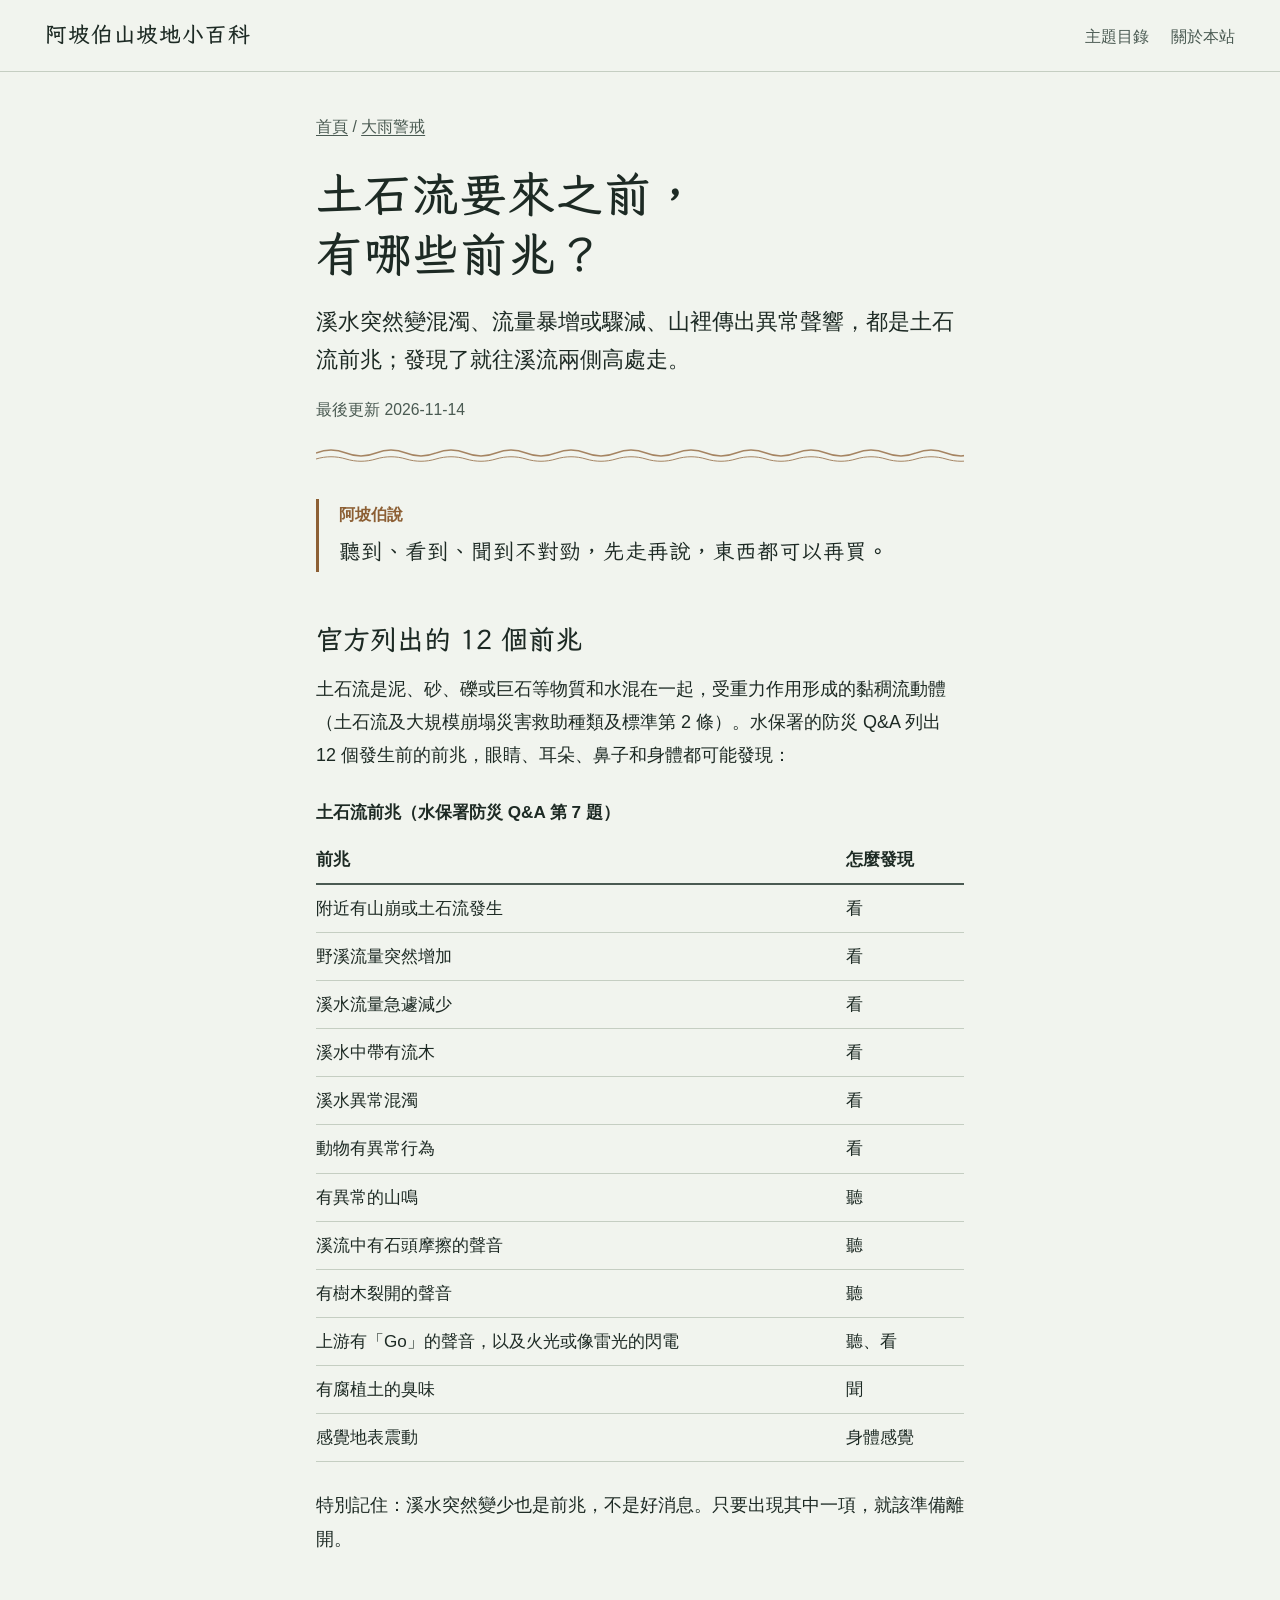
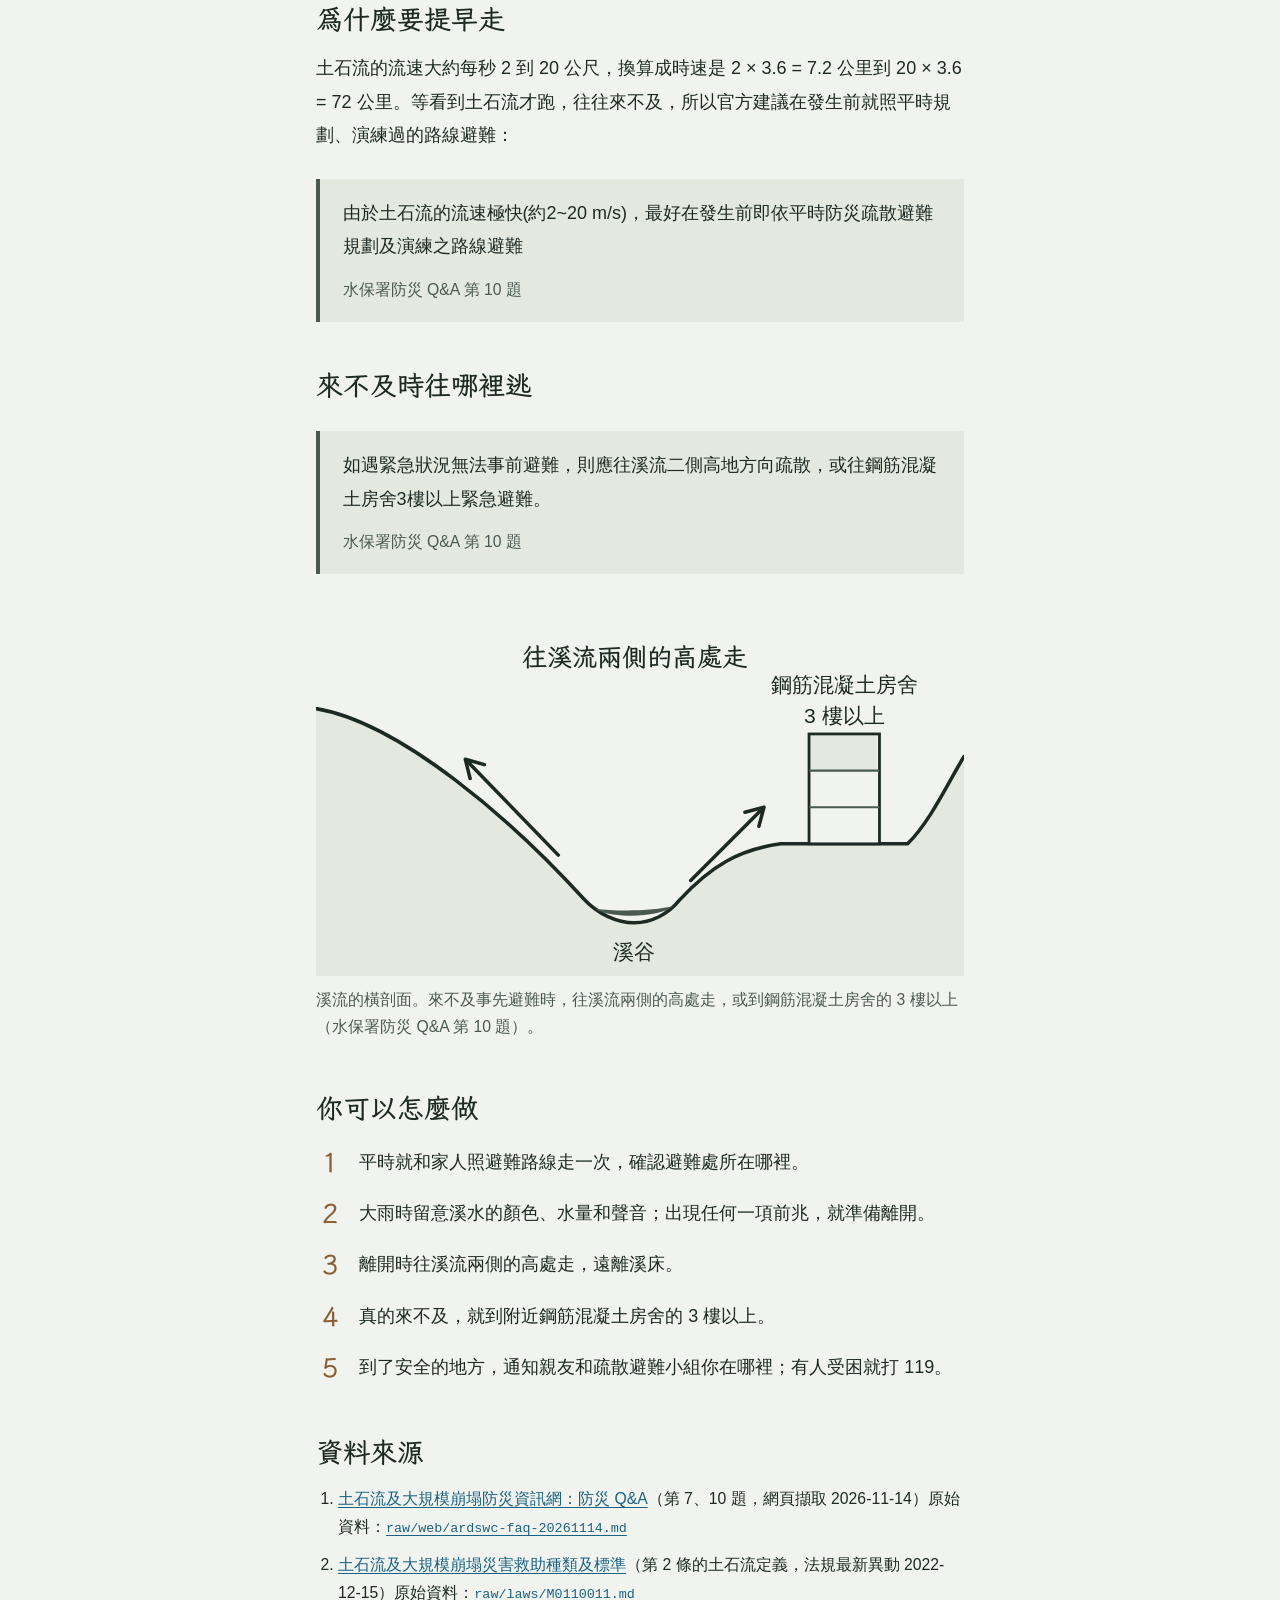
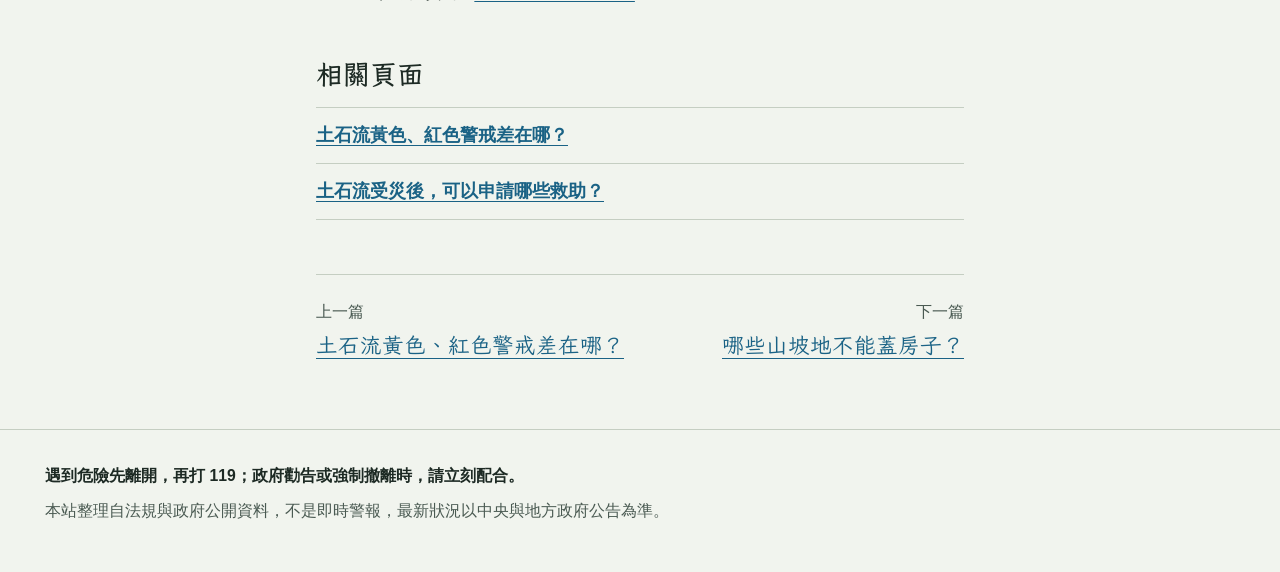
<file: wiki/debris-flow-signs.html>
<!doctype html>
<html lang="zh-Hant-TW">
<head>
  <meta charset="utf-8">
  <meta name="viewport" content="width=device-width, initial-scale=1">
  <title>土石流要來之前，有哪些前兆？｜阿坡伯山坡地小百科</title>
  <meta name="description" content="溪水突然變混濁、流量暴增或驟減、山裡傳出異常聲響，都是土石流前兆；發現了就往溪流兩側高處走。">
  <link rel="icon" href="../assets/favicon.svg" type="image/svg+xml">
  <link rel="preconnect" href="https://fonts.googleapis.com">
  <link rel="preconnect" href="https://fonts.gstatic.com" crossorigin>
  <link rel="stylesheet" href="https://fonts.googleapis.com/css2?family=LXGW+WenKai+TC:wght@400;700&amp;display=swap">
  <link rel="stylesheet" href="../assets/site.css">
  <script src="../data/pages.js" defer></script>
  <script src="../assets/site.js" defer></script>
</head>
<body data-page="debris-flow-signs">
  <a class="skip-link" href="#main">跳到主要內容</a>
  <header class="site-bar">
    <a class="site-bar__home" href="../index.html">阿坡伯山坡地小百科</a>
    <nav class="site-bar__nav" aria-label="網站">
      <a href="../index.html#catalog">主題目錄</a>
      <a href="../index.html#about">關於本站</a>
    </nav>
  </header>

  <main id="main" class="page">
    <article class="topic">
      <!-- 1. 頁首：h1＝清單 title，p.lead＝清單 summary，time＝清單 updated（new_page.py 會自動填好） -->
      <header class="page-head">
        <p class="crumbs"><a href="../index.html">首頁</a> / <a href="../index.html#cat-rain">大雨警戒</a></p>
        <h1>土石流要來之前，有哪些前兆？</h1>
        <p class="lead">溪水突然變混濁、流量暴增或驟減、山裡傳出異常聲響，都是土石流前兆；發現了就往溪流兩側高處走。</p>
        <p class="meta">最後更新 <time datetime="2026-11-14">2026-11-14</time></p>
      </header>

      <!-- 2. 阿坡伯說：一到兩句口語提醒，不放新的數字或事實 -->
      <aside class="apo-says" aria-label="阿坡伯說">
        <p class="apo-says__who">阿坡伯說</p>
        <p class="apo-says__line">聽到、看到、聞到不對勁，先走再說，東西都可以再買。</p>
      </aside>

      <!-- 3. 說明本文 -->
      <section id="explain" aria-label="說明">
        <h2>官方列出的 12 個前兆</h2>
        <p>土石流是泥、砂、礫或巨石等物質和水混在一起，受重力作用形成的黏稠流動體（土石流及大規模崩塌災害救助種類及標準第 2 條）。水保署的防災 Q&amp;A 列出 12 個發生前的前兆，眼睛、耳朵、鼻子和身體都可能發現：</p>
        <div class="table-wrap">
          <table class="data">
            <caption>土石流前兆（水保署防災 Q&amp;A 第 7 題）</caption>
            <thead>
              <tr><th scope="col">前兆</th><th scope="col">怎麼發現</th></tr>
            </thead>
            <tbody>
              <tr><td>附近有山崩或土石流發生</td><td>看</td></tr>
              <tr><td>野溪流量突然增加</td><td>看</td></tr>
              <tr><td>溪水流量急遽減少</td><td>看</td></tr>
              <tr><td>溪水中帶有流木</td><td>看</td></tr>
              <tr><td>溪水異常混濁</td><td>看</td></tr>
              <tr><td>動物有異常行為</td><td>看</td></tr>
              <tr><td>有異常的山鳴</td><td>聽</td></tr>
              <tr><td>溪流中有石頭摩擦的聲音</td><td>聽</td></tr>
              <tr><td>有樹木裂開的聲音</td><td>聽</td></tr>
              <tr><td>上游有「Go」的聲音，以及火光或像雷光的閃電</td><td>聽、看</td></tr>
              <tr><td>有腐植土的臭味</td><td>聞</td></tr>
              <tr><td>感覺地表震動</td><td>身體感覺</td></tr>
            </tbody>
          </table>
        </div>
        <p>特別記住：溪水突然變少也是前兆，不是好消息。只要出現其中一項，就該準備離開。</p>

        <h2>為什麼要提早走</h2>
        <p>土石流的流速大約每秒 2 到 20 公尺，換算成時速是 2 × 3.6 = 7.2 公里到 20 × 3.6 = 72 公里。等看到土石流才跑，往往來不及，所以官方建議在發生前就照平時規劃、演練過的路線避難：</p>
        <blockquote class="law">
          <p>由於土石流的流速極快(約2~20 m/s)，最好在發生前即依平時防災疏散避難規劃及演練之路線避難</p>
          <footer><cite>水保署防災 Q&amp;A 第 10 題</cite></footer>
        </blockquote>

        <h2>來不及時往哪裡逃</h2>
        <blockquote class="law">
          <p>如遇緊急狀況無法事前避難，則應往溪流二側高地方向疏散，或往鋼筋混凝土房舍3樓以上緊急避難。</p>
          <footer><cite>水保署防災 Q&amp;A 第 10 題</cite></footer>
        </blockquote>
        <figure class="diagram">
          <svg role="img" aria-label="溪流橫剖面：兩個箭頭從溪谷往左右兩側的高處，右側有一棟三層的鋼筋混凝土房舍，標示三樓以上" viewBox="0 0 460 260">
            <path class="svg-ground" d="M0 70C60 80 140 150 190 205C200 216 214 222 226 222C238 222 250 216 258 206C280 182 300 170 330 166L420 166C436 150 448 124 460 104L460 260L0 260Z"/>
            <path class="svg-surface" d="M0 70C60 80 140 150 190 205C200 216 214 222 226 222C238 222 250 216 258 206C280 182 300 170 330 166L420 166C436 150 448 124 460 104"/>
            <path class="svg-solid" d="M198 212C208 219 244 219 254 210C240 214 212 214 198 212Z"/>
            <rect class="svg-paper" x="350" y="88" width="50" height="78"/>
            <rect class="svg-ground" x="351.5" y="89.5" width="47" height="24"/>
            <path class="svg-line" d="M350 114H400M350 140H400"/>
            <path class="svg-arrow" d="M172 174L106 106M106 106l3.4 13.6M106 106l13.5 3.8"/>
            <path class="svg-arrow" d="M266 192L318 140M318 140l-13.5 3.6M318 140l-3.6 13.5"/>
            <text class="svg-label" x="226" y="40" text-anchor="middle">往溪流兩側的高處走</text>
            <text class="svg-text" x="375" y="58" text-anchor="middle">鋼筋混凝土房舍</text>
            <text class="svg-text" x="375" y="80" text-anchor="middle">3 樓以上</text>
            <text class="svg-text" x="226" y="248" text-anchor="middle">溪谷</text>
          </svg>
          <figcaption>溪流的橫剖面。來不及事先避難時，往溪流兩側的高處走，或到鋼筋混凝土房舍的 3 樓以上（水保署防災 Q&amp;A 第 10 題）。</figcaption>
        </figure>
      </section>

      <!-- 4. 你可以怎麼做 -->
      <section id="todo" aria-labelledby="todo-title">
        <h2 id="todo-title">你可以怎麼做</h2>
        <ol class="steps">
          <li>平時就和家人照避難路線走一次，確認避難處所在哪裡。</li>
          <li>大雨時留意溪水的顏色、水量和聲音；出現任何一項前兆，就準備離開。</li>
          <li>離開時往溪流兩側的高處走，遠離溪床。</li>
          <li>真的來不及，就到附近鋼筋混凝土房舍的 3 樓以上。</li>
          <li>到了安全的地方，通知親友和疏散避難小組你在哪裡；有人受困就打 119。</li>
        </ol>
      </section>

      <!-- 5. 資料來源 -->
      <section id="sources" aria-labelledby="sources-title">
        <h2 id="sources-title">資料來源</h2>
        <ol class="sources">
          <li><a href="https://246.ardswc.gov.tw/Bulletin/FAQ">土石流及大規模崩塌防災資訊網：防災 Q&amp;A</a>（第 7、10 題，網頁擷取 2026-11-14）原始資料：<a class="raw" href="../raw/web/ardswc-faq-20261114.md">raw/web/ardswc-faq-20261114.md</a></li>
          <li><a href="https://law.moj.gov.tw/LawClass/LawAll.aspx?pcode=M0110011">土石流及大規模崩塌災害救助種類及標準</a>（第 2 條的土石流定義，法規最新異動 2022-12-15）原始資料：<a class="raw" href="../raw/laws/M0110011.md">raw/laws/M0110011.md</a></li>
        </ol>
      </section>

      <!-- 6. 相關頁面 -->
      <section id="related" aria-labelledby="related-title">
        <h2 id="related-title">相關頁面</h2>
        <ul class="related">
          <li><a href="debris-flow-alerts.html">土石流黃色、紅色警戒差在哪？</a></li>
          <li><a href="debris-flow-relief.html">土石流受災後，可以申請哪些救助？</a></li>
        </ul>
      </section>
    </article>

    <!-- 7. 上一篇／下一篇：由 assets/site.js 依 data/pages.js 的順序產生，這裡保持空白 -->
    <nav class="pager" aria-label="上一篇與下一篇"></nav>
  </main>

  <footer class="site-foot">
    <p class="site-foot__urgent">遇到危險先離開，再打 119；政府勸告或強制撤離時，請立刻配合。</p>
    <p>本站整理自法規與政府公開資料，不是即時警報，最新狀況以中央與地方政府公告為準。</p>
  </footer>
</body>
</html>
</file>
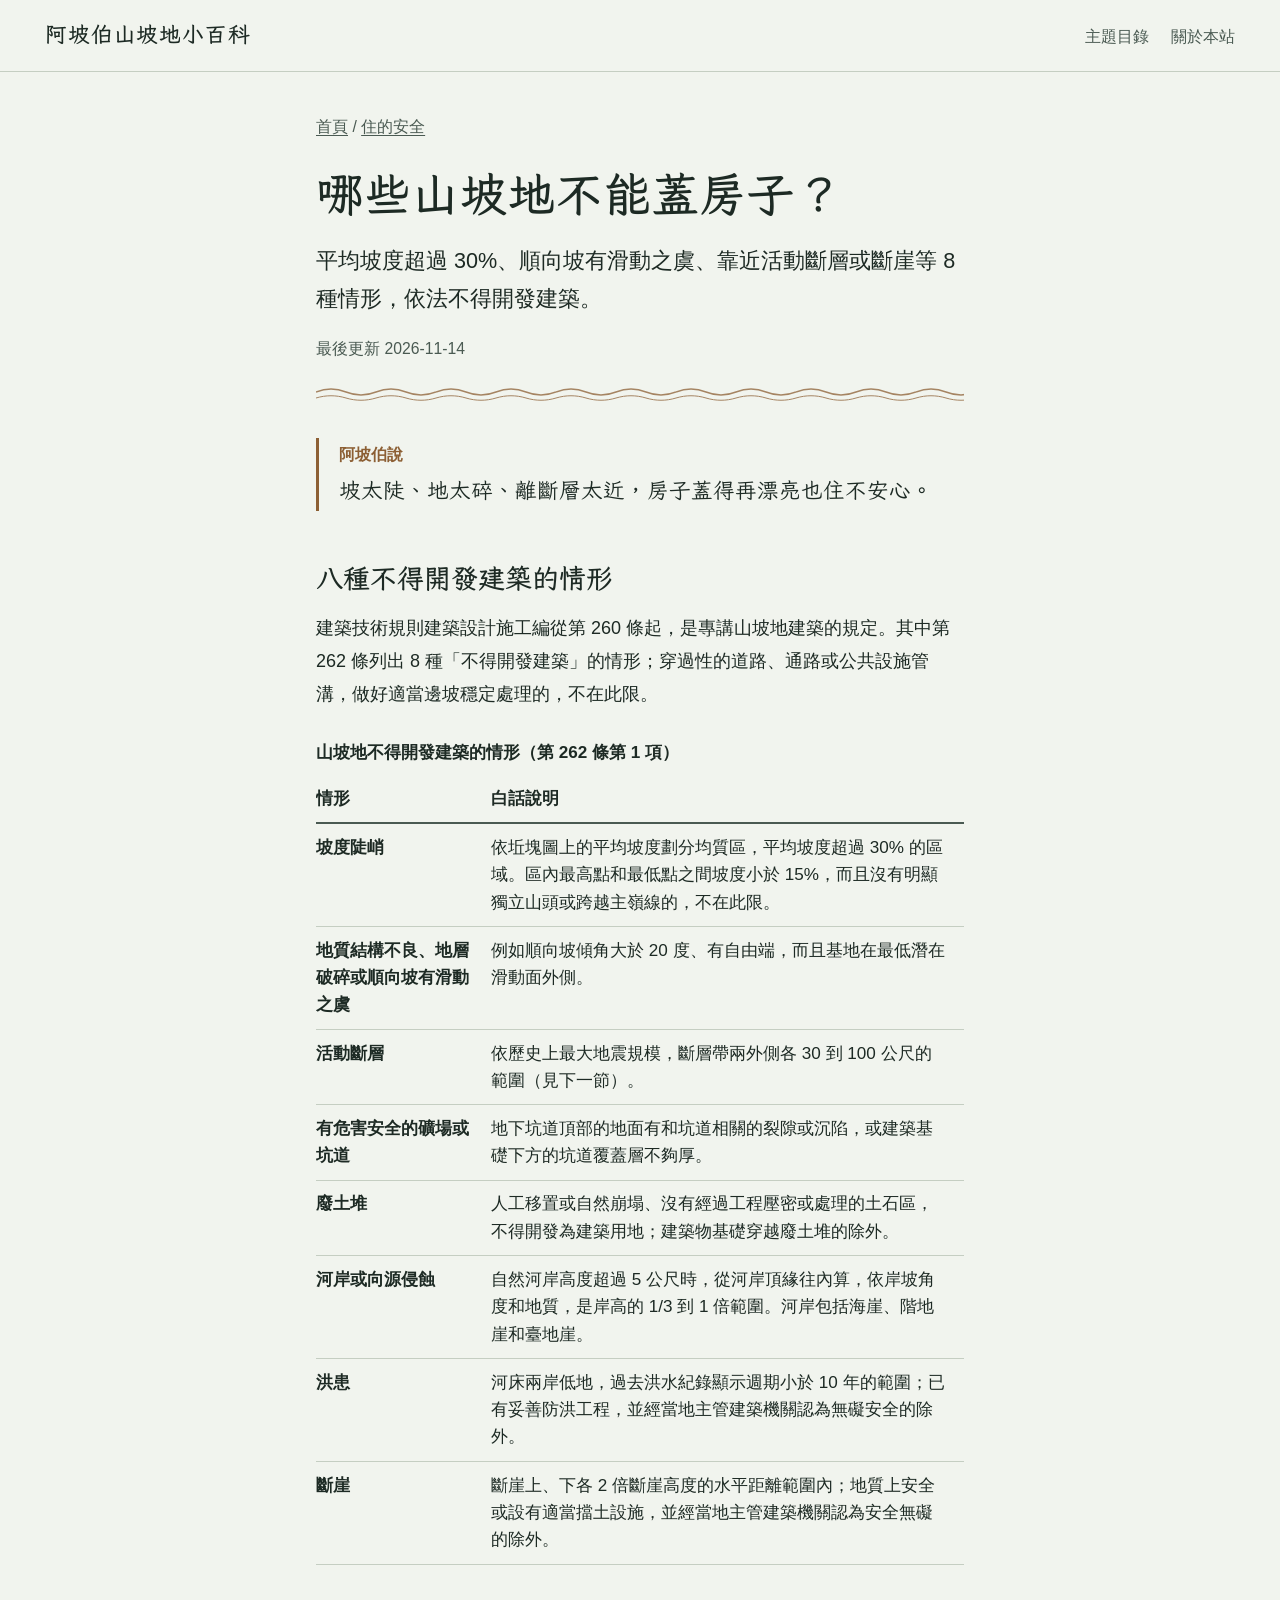
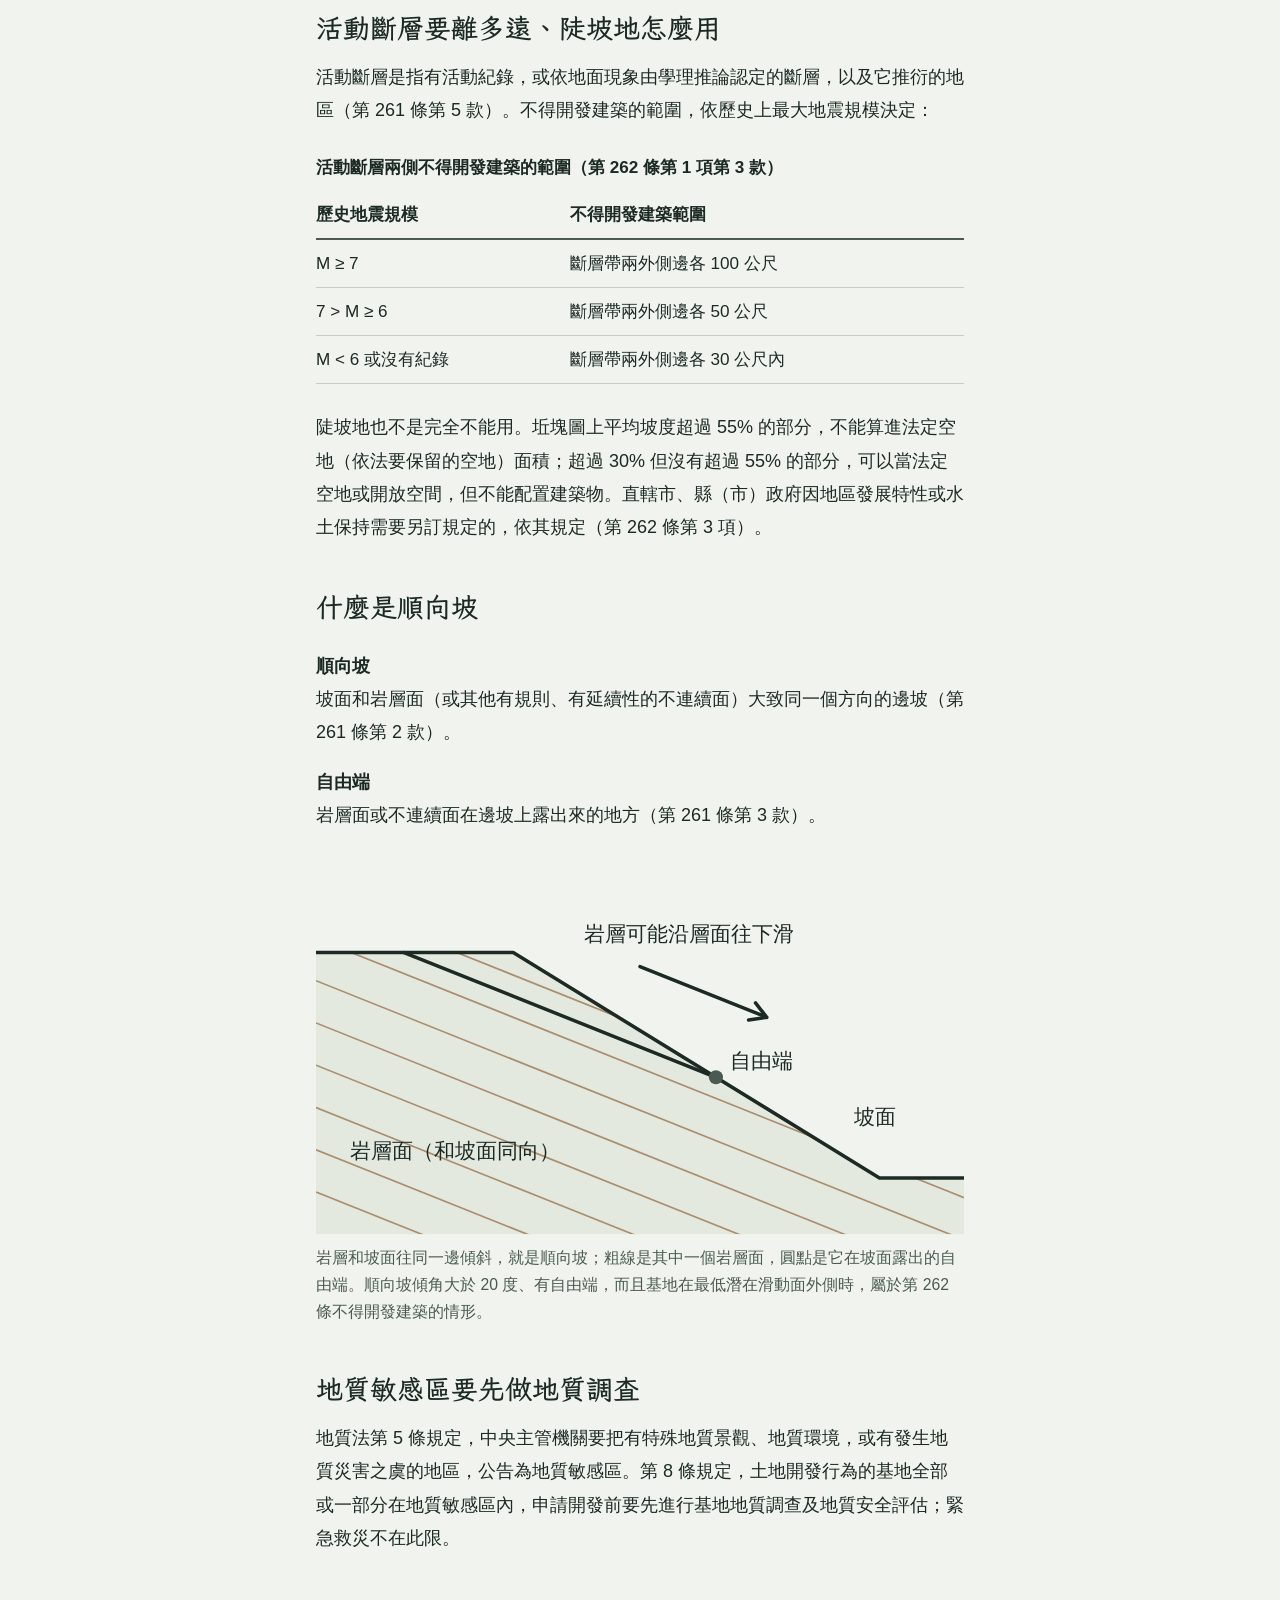
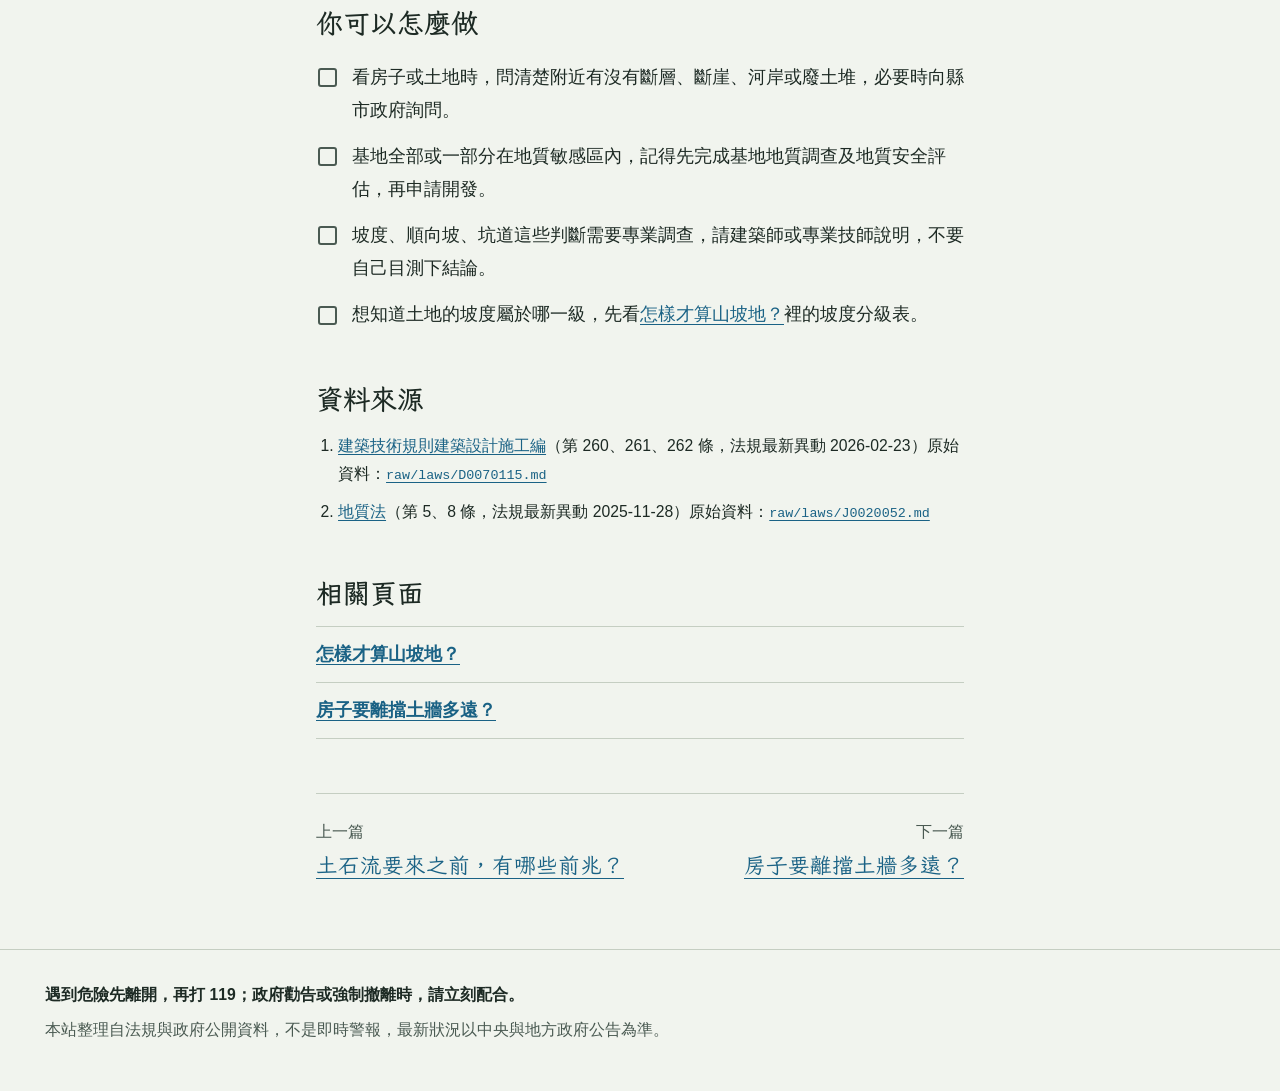
<file: wiki/no-build-slopes.html>
<!doctype html>
<html lang="zh-Hant-TW">
<head>
  <meta charset="utf-8">
  <meta name="viewport" content="width=device-width, initial-scale=1">
  <title>哪些山坡地不能蓋房子？｜阿坡伯山坡地小百科</title>
  <meta name="description" content="平均坡度超過 30%、順向坡有滑動之虞、靠近活動斷層或斷崖等 8 種情形，依法不得開發建築。">
  <link rel="icon" href="../assets/favicon.svg" type="image/svg+xml">
  <link rel="preconnect" href="https://fonts.googleapis.com">
  <link rel="preconnect" href="https://fonts.gstatic.com" crossorigin>
  <link rel="stylesheet" href="https://fonts.googleapis.com/css2?family=LXGW+WenKai+TC:wght@400;700&amp;display=swap">
  <link rel="stylesheet" href="../assets/site.css">
  <script src="../data/pages.js" defer></script>
  <script src="../assets/site.js" defer></script>
</head>
<body data-page="no-build-slopes">
  <a class="skip-link" href="#main">跳到主要內容</a>
  <header class="site-bar">
    <a class="site-bar__home" href="../index.html">阿坡伯山坡地小百科</a>
    <nav class="site-bar__nav" aria-label="網站">
      <a href="../index.html#catalog">主題目錄</a>
      <a href="../index.html#about">關於本站</a>
    </nav>
  </header>

  <main id="main" class="page">
    <article class="topic">
      <!-- 1. 頁首：h1＝清單 title，p.lead＝清單 summary，time＝清單 updated（new_page.py 會自動填好） -->
      <header class="page-head">
        <p class="crumbs"><a href="../index.html">首頁</a> / <a href="../index.html#cat-home">住的安全</a></p>
        <h1>哪些山坡地不能蓋房子？</h1>
        <p class="lead">平均坡度超過 30%、順向坡有滑動之虞、靠近活動斷層或斷崖等 8 種情形，依法不得開發建築。</p>
        <p class="meta">最後更新 <time datetime="2026-11-14">2026-11-14</time></p>
      </header>

      <!-- 2. 阿坡伯說：一到兩句口語提醒，不放新的數字或事實 -->
      <aside class="apo-says" aria-label="阿坡伯說">
        <p class="apo-says__who">阿坡伯說</p>
        <p class="apo-says__line">坡太陡、地太碎、離斷層太近，房子蓋得再漂亮也住不安心。</p>
      </aside>

      <!-- 3. 說明本文 -->
      <section id="explain" aria-label="說明">
        <h2>八種不得開發建築的情形</h2>
        <p>建築技術規則建築設計施工編從第 260 條起，是專講山坡地建築的規定。其中第 262 條列出 8 種「不得開發建築」的情形；穿過性的道路、通路或公共設施管溝，做好適當邊坡穩定處理的，不在此限。</p>
        <div class="table-wrap">
          <table class="data">
            <caption>山坡地不得開發建築的情形（第 262 條第 1 項）</caption>
            <thead>
              <tr><th scope="col">情形</th><th scope="col">白話說明</th></tr>
            </thead>
            <tbody>
              <tr><th scope="row">坡度陡峭</th><td>依坵塊圖上的平均坡度劃分均質區，平均坡度超過 30% 的區域。區內最高點和最低點之間坡度小於 15%，而且沒有明顯獨立山頭或跨越主嶺線的，不在此限。</td></tr>
              <tr><th scope="row">地質結構不良、地層破碎或順向坡有滑動之虞</th><td>例如順向坡傾角大於 20 度、有自由端，而且基地在最低潛在滑動面外側。</td></tr>
              <tr><th scope="row">活動斷層</th><td>依歷史上最大地震規模，斷層帶兩外側各 30 到 100 公尺的範圍（見下一節）。</td></tr>
              <tr><th scope="row">有危害安全的礦場或坑道</th><td>地下坑道頂部的地面有和坑道相關的裂隙或沉陷，或建築基礎下方的坑道覆蓋層不夠厚。</td></tr>
              <tr><th scope="row">廢土堆</th><td>人工移置或自然崩塌、沒有經過工程壓密或處理的土石區，不得開發為建築用地；建築物基礎穿越廢土堆的除外。</td></tr>
              <tr><th scope="row">河岸或向源侵蝕</th><td>自然河岸高度超過 5 公尺時，從河岸頂緣往內算，依岸坡角度和地質，是岸高的 1/3 到 1 倍範圍。河岸包括海崖、階地崖和臺地崖。</td></tr>
              <tr><th scope="row">洪患</th><td>河床兩岸低地，過去洪水紀錄顯示週期小於 10 年的範圍；已有妥善防洪工程，並經當地主管建築機關認為無礙安全的除外。</td></tr>
              <tr><th scope="row">斷崖</th><td>斷崖上、下各 2 倍斷崖高度的水平距離範圍內；地質上安全或設有適當擋土設施，並經當地主管建築機關認為安全無礙的除外。</td></tr>
            </tbody>
          </table>
        </div>

        <h2>活動斷層要離多遠、陡坡地怎麼用</h2>
        <p>活動斷層是指有活動紀錄，或依地面現象由學理推論認定的斷層，以及它推衍的地區（第 261 條第 5 款）。不得開發建築的範圍，依歷史上最大地震規模決定：</p>
        <div class="table-wrap">
          <table class="data">
            <caption>活動斷層兩側不得開發建築的範圍（第 262 條第 1 項第 3 款）</caption>
            <thead>
              <tr><th scope="col">歷史地震規模</th><th scope="col">不得開發建築範圍</th></tr>
            </thead>
            <tbody>
              <tr><td>M ≥ 7</td><td>斷層帶兩外側邊各 100 公尺</td></tr>
              <tr><td>7 &gt; M ≥ 6</td><td>斷層帶兩外側邊各 50 公尺</td></tr>
              <tr><td>M &lt; 6 或沒有紀錄</td><td>斷層帶兩外側邊各 30 公尺內</td></tr>
            </tbody>
          </table>
        </div>
        <p>陡坡地也不是完全不能用。坵塊圖上平均坡度超過 55% 的部分，不能算進法定空地（依法要保留的空地）面積；超過 30% 但沒有超過 55% 的部分，可以當法定空地或開放空間，但不能配置建築物。直轄市、縣（市）政府因地區發展特性或水土保持需要另訂規定的，依其規定（第 262 條第 3 項）。</p>

        <h2>什麼是順向坡</h2>
        <dl class="terms">
          <dt>順向坡</dt>
          <dd>坡面和岩層面（或其他有規則、有延續性的不連續面）大致同一個方向的邊坡（第 261 條第 2 款）。</dd>
          <dt>自由端</dt>
          <dd>岩層面或不連續面在邊坡上露出來的地方（第 261 條第 3 款）。</dd>
        </dl>
        <figure class="diagram">
          <svg role="img" aria-label="順向坡剖面：岩層和坡面往同一邊傾斜，其中一層在坡面露出的地方標示為自由端，坡面上方的箭頭表示岩層可能沿著層面往下滑" viewBox="0 0 460 260">
            <defs>
              <clipPath id="no-build-slopes-clip">
                <path d="M0 60H140L400 220H460V260H0Z"/>
              </clipPath>
            </defs>
            <path class="svg-ground" d="M0 60H140L400 220H460V260H0Z"/>
            <g class="svg-contour" clip-path="url(#no-build-slopes-clip)">
              <path d="M0 -10L460 174M0 20L460 204M0 50L460 234M0 80L460 264M0 110L460 294M0 140L460 324M0 170L460 354M0 200L460 384M0 230L460 414"/>
            </g>
            <path class="svg-surface" d="M62.5 60L283.9 148.6"/>
            <path class="svg-surface" d="M0 60H140L400 220H460"/>
            <circle class="svg-solid" cx="283.9" cy="148.6" r="5"/>
            <path class="svg-arrow" d="M230 70L320 106M320 106l-8 -10.2M320 106l-12.9 1.9"/>
            <text class="svg-text" x="190" y="52">岩層可能沿層面往下滑</text>
            <text class="svg-text" x="294" y="142">自由端</text>
            <text class="svg-text" x="382" y="182">坡面</text>
            <text class="svg-text" x="24" y="206">岩層面（和坡面同向）</text>
          </svg>
          <figcaption>岩層和坡面往同一邊傾斜，就是順向坡；粗線是其中一個岩層面，圓點是它在坡面露出的自由端。順向坡傾角大於 20 度、有自由端，而且基地在最低潛在滑動面外側時，屬於第 262 條不得開發建築的情形。</figcaption>
        </figure>

        <h2>地質敏感區要先做地質調查</h2>
        <p>地質法第 5 條規定，中央主管機關要把有特殊地質景觀、地質環境，或有發生地質災害之虞的地區，公告為地質敏感區。第 8 條規定，土地開發行為的基地全部或一部分在地質敏感區內，申請開發前要先進行基地地質調查及地質安全評估；緊急救災不在此限。</p>
      </section>

      <!-- 4. 你可以怎麼做 -->
      <section id="todo" aria-labelledby="todo-title">
        <h2 id="todo-title">你可以怎麼做</h2>
        <ul class="checklist">
          <li>看房子或土地時，問清楚附近有沒有斷層、斷崖、河岸或廢土堆，必要時向縣市政府詢問。</li>
          <li>基地全部或一部分在地質敏感區內，記得先完成基地地質調查及地質安全評估，再申請開發。</li>
          <li>坡度、順向坡、坑道這些判斷需要專業調查，請建築師或專業技師說明，不要自己目測下結論。</li>
          <li>想知道土地的坡度屬於哪一級，先看<a href="what-is-slopeland.html">怎樣才算山坡地？</a>裡的坡度分級表。</li>
        </ul>
      </section>

      <!-- 5. 資料來源 -->
      <section id="sources" aria-labelledby="sources-title">
        <h2 id="sources-title">資料來源</h2>
        <ol class="sources">
          <li><a href="https://law.moj.gov.tw/LawClass/LawAll.aspx?pcode=D0070115">建築技術規則建築設計施工編</a>（第 260、261、262 條，法規最新異動 2026-02-23）原始資料：<a class="raw" href="../raw/laws/D0070115.md">raw/laws/D0070115.md</a></li>
          <li><a href="https://law.moj.gov.tw/LawClass/LawAll.aspx?pcode=J0020052">地質法</a>（第 5、8 條，法規最新異動 2025-11-28）原始資料：<a class="raw" href="../raw/laws/J0020052.md">raw/laws/J0020052.md</a></li>
        </ol>
      </section>

      <!-- 6. 相關頁面 -->
      <section id="related" aria-labelledby="related-title">
        <h2 id="related-title">相關頁面</h2>
        <ul class="related">
          <li><a href="what-is-slopeland.html">怎樣才算山坡地？</a></li>
          <li><a href="retaining-wall-distance.html">房子要離擋土牆多遠？</a></li>
        </ul>
      </section>
    </article>

    <!-- 7. 上一篇／下一篇：由 assets/site.js 依 data/pages.js 的順序產生，這裡保持空白 -->
    <nav class="pager" aria-label="上一篇與下一篇"></nav>
  </main>

  <footer class="site-foot">
    <p class="site-foot__urgent">遇到危險先離開，再打 119；政府勸告或強制撤離時，請立刻配合。</p>
    <p>本站整理自法規與政府公開資料，不是即時警報，最新狀況以中央與地方政府公告為準。</p>
  </footer>
</body>
</html>
</file>
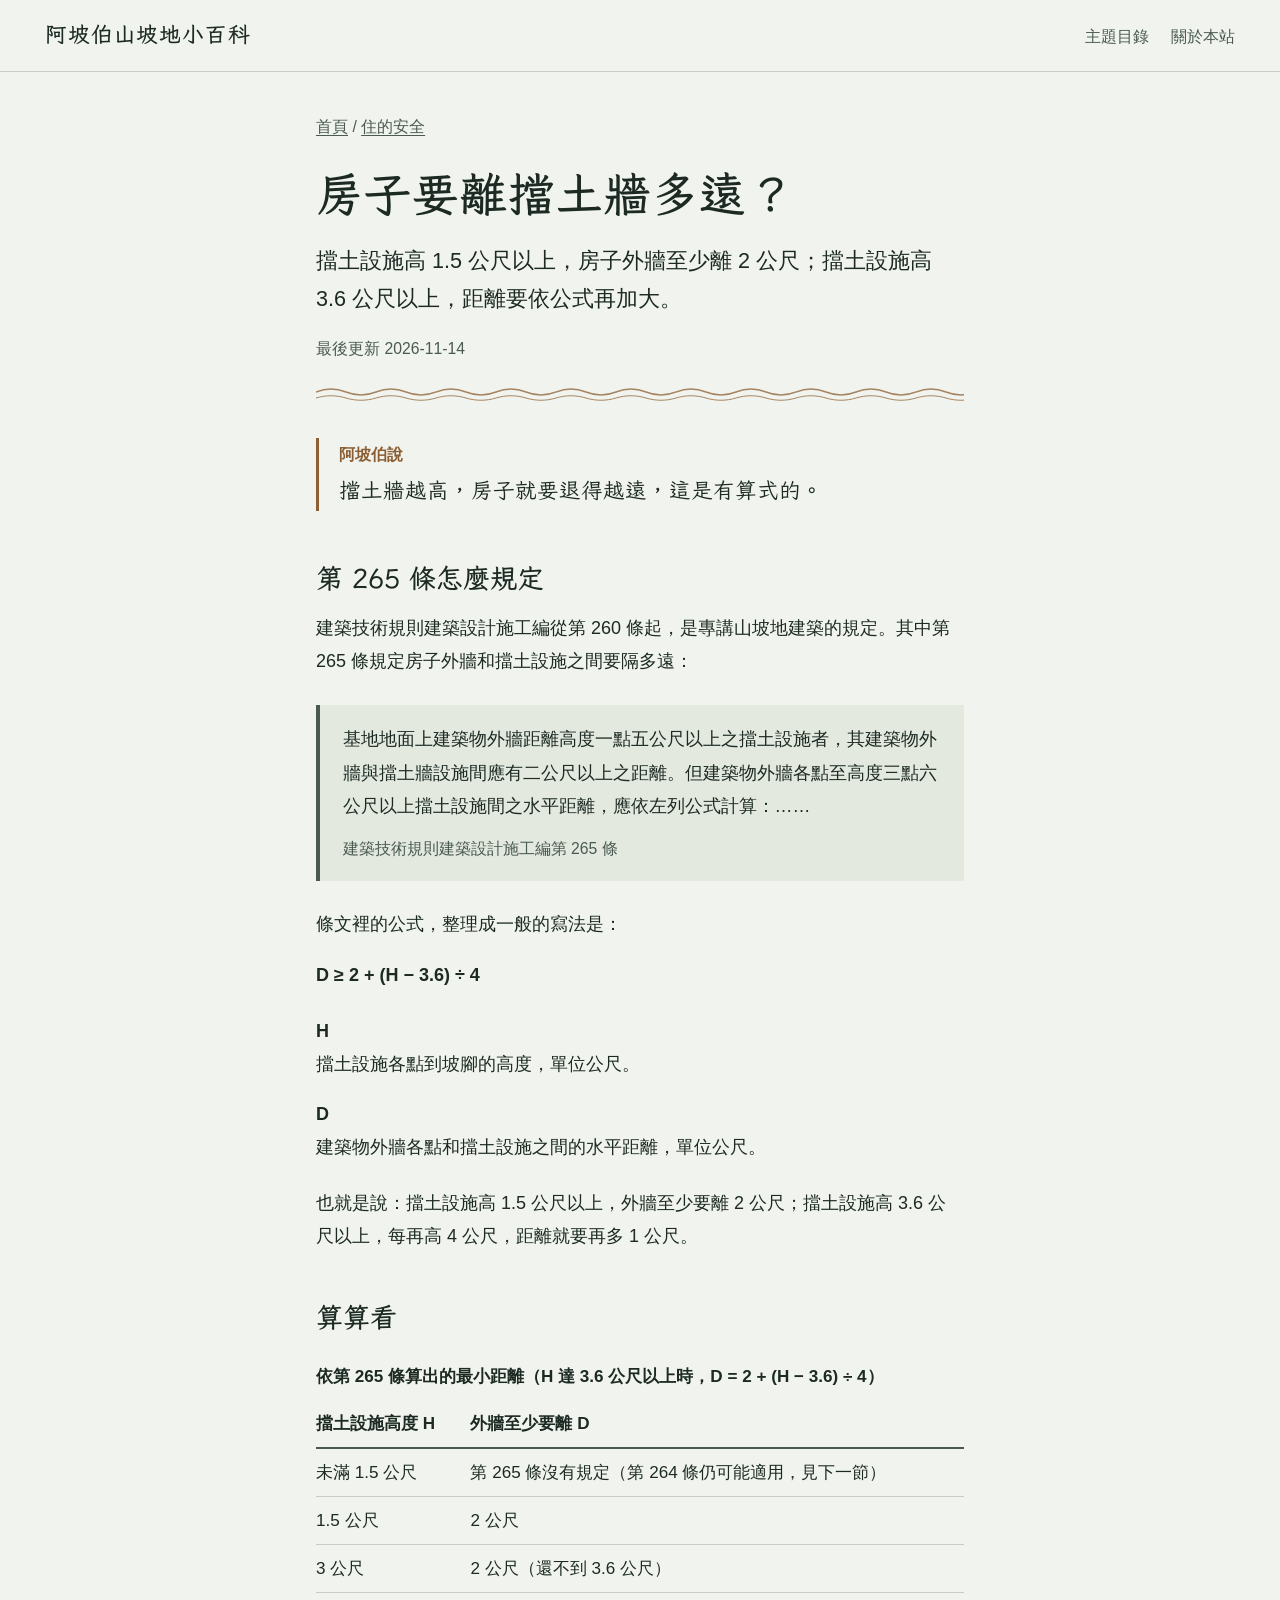
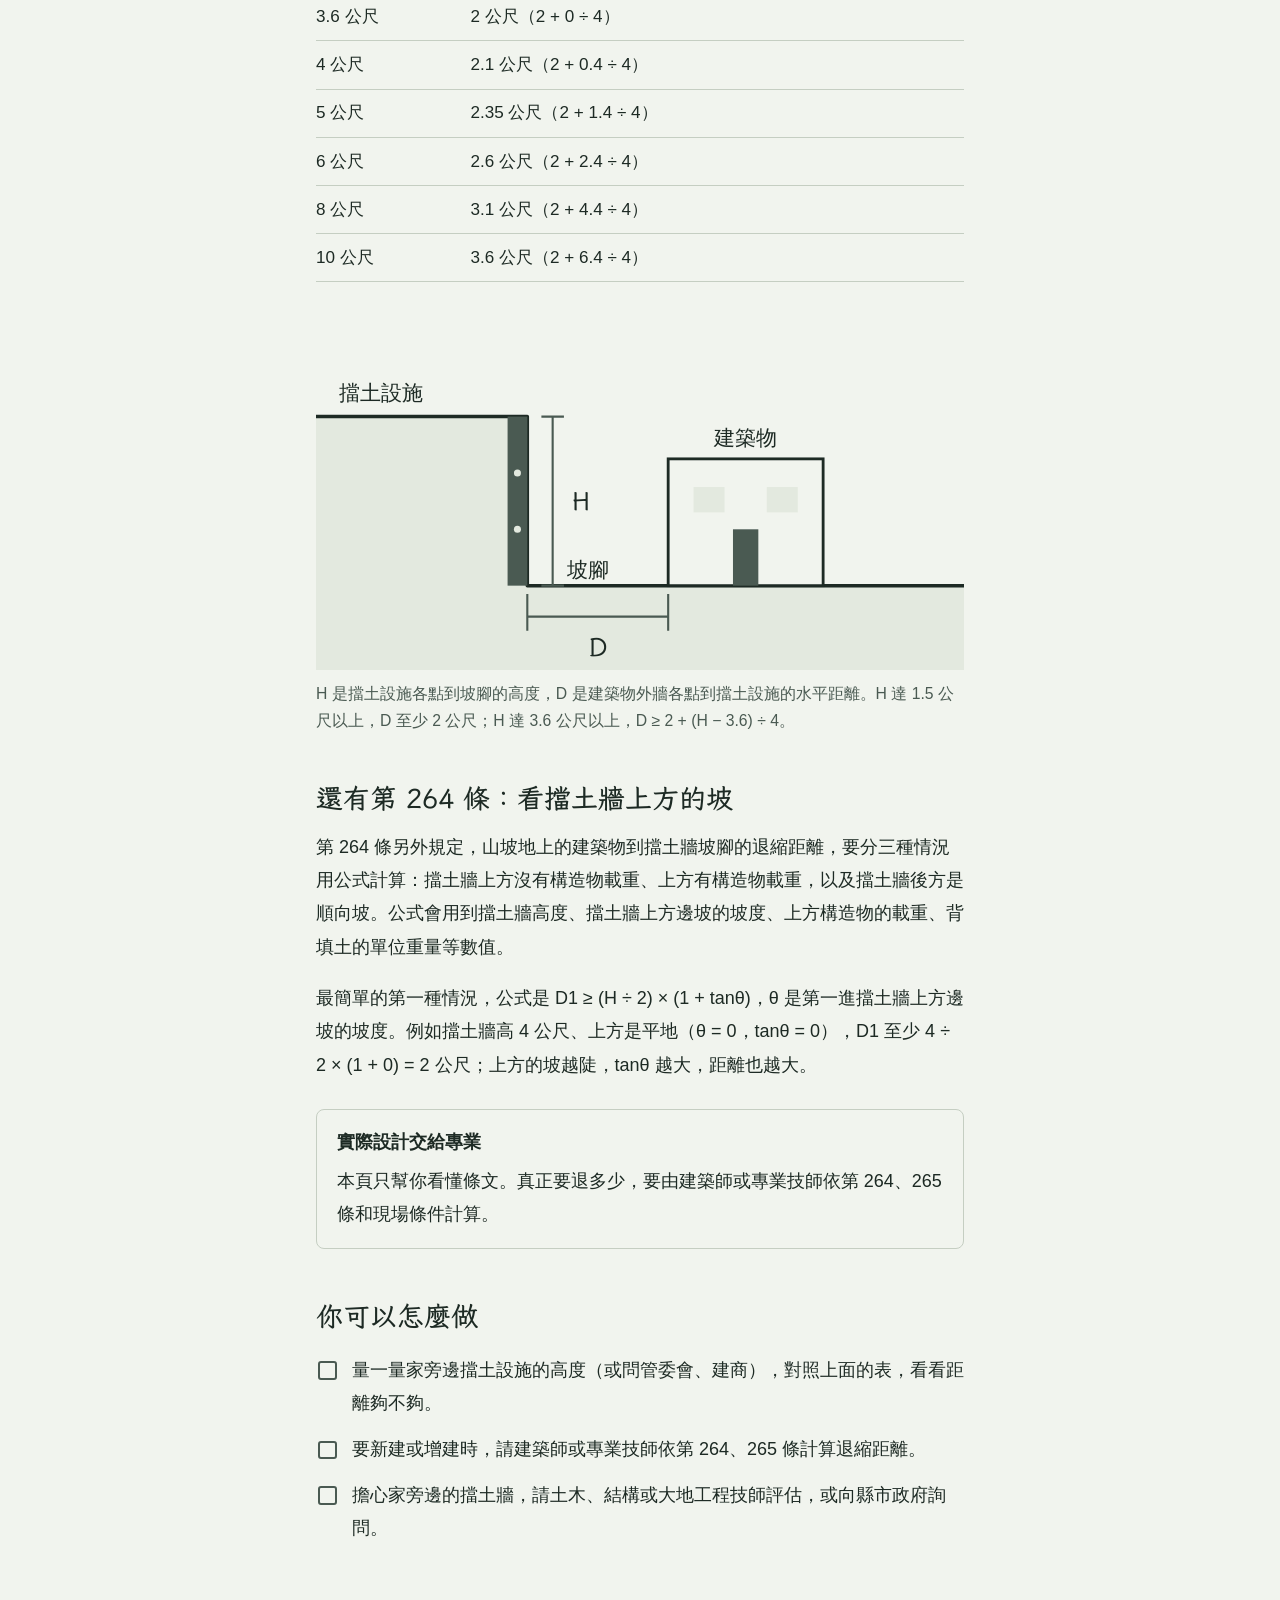
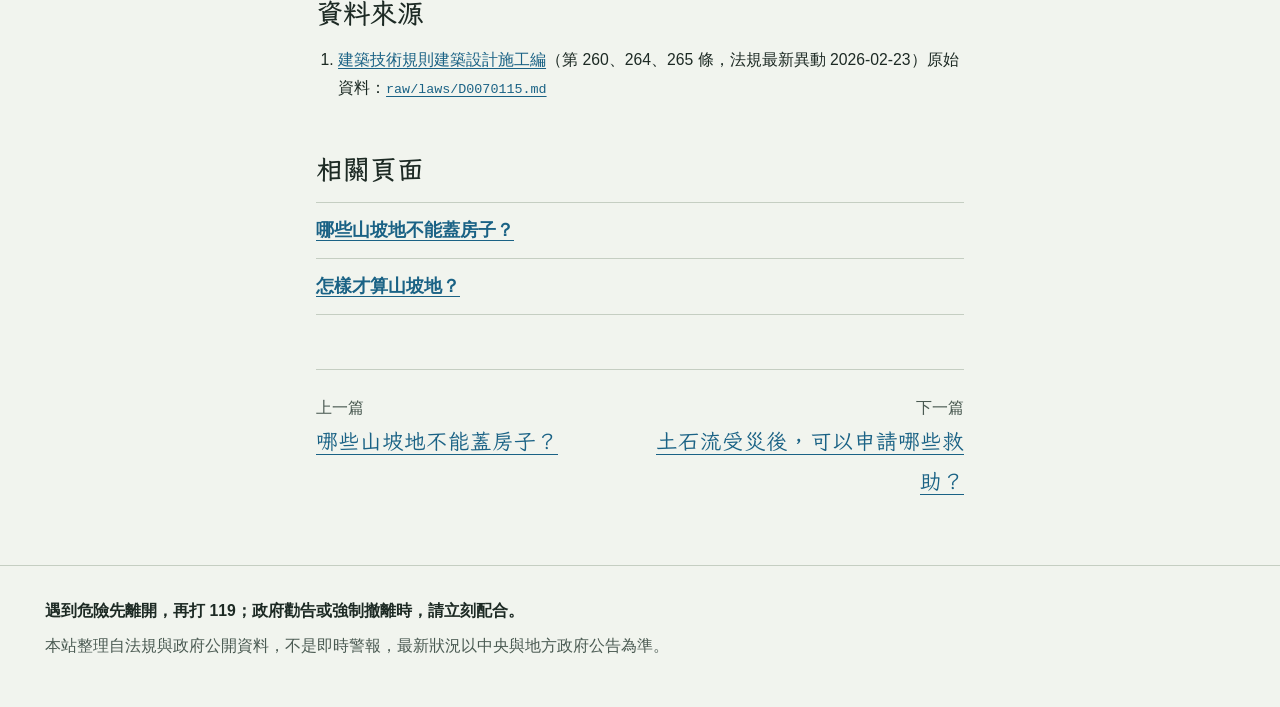
<file: wiki/retaining-wall-distance.html>
<!doctype html>
<html lang="zh-Hant-TW">
<head>
  <meta charset="utf-8">
  <meta name="viewport" content="width=device-width, initial-scale=1">
  <title>房子要離擋土牆多遠？｜阿坡伯山坡地小百科</title>
  <meta name="description" content="擋土設施高 1.5 公尺以上，房子外牆至少離 2 公尺；擋土設施高 3.6 公尺以上，距離要依公式再加大。">
  <link rel="icon" href="../assets/favicon.svg" type="image/svg+xml">
  <link rel="preconnect" href="https://fonts.googleapis.com">
  <link rel="preconnect" href="https://fonts.gstatic.com" crossorigin>
  <link rel="stylesheet" href="https://fonts.googleapis.com/css2?family=LXGW+WenKai+TC:wght@400;700&amp;display=swap">
  <link rel="stylesheet" href="../assets/site.css">
  <script src="../data/pages.js" defer></script>
  <script src="../assets/site.js" defer></script>
</head>
<body data-page="retaining-wall-distance">
  <a class="skip-link" href="#main">跳到主要內容</a>
  <header class="site-bar">
    <a class="site-bar__home" href="../index.html">阿坡伯山坡地小百科</a>
    <nav class="site-bar__nav" aria-label="網站">
      <a href="../index.html#catalog">主題目錄</a>
      <a href="../index.html#about">關於本站</a>
    </nav>
  </header>

  <main id="main" class="page">
    <article class="topic">
      <!-- 1. 頁首：h1＝清單 title，p.lead＝清單 summary，time＝清單 updated（new_page.py 會自動填好） -->
      <header class="page-head">
        <p class="crumbs"><a href="../index.html">首頁</a> / <a href="../index.html#cat-home">住的安全</a></p>
        <h1>房子要離擋土牆多遠？</h1>
        <p class="lead">擋土設施高 1.5 公尺以上，房子外牆至少離 2 公尺；擋土設施高 3.6 公尺以上，距離要依公式再加大。</p>
        <p class="meta">最後更新 <time datetime="2026-11-14">2026-11-14</time></p>
      </header>

      <!-- 2. 阿坡伯說：一到兩句口語提醒，不放新的數字或事實 -->
      <aside class="apo-says" aria-label="阿坡伯說">
        <p class="apo-says__who">阿坡伯說</p>
        <p class="apo-says__line">擋土牆越高，房子就要退得越遠，這是有算式的。</p>
      </aside>

      <!-- 3. 說明本文 -->
      <section id="explain" aria-label="說明">
        <h2>第 265 條怎麼規定</h2>
        <p>建築技術規則建築設計施工編從第 260 條起，是專講山坡地建築的規定。其中第 265 條規定房子外牆和擋土設施之間要隔多遠：</p>
        <blockquote class="law">
          <p>基地地面上建築物外牆距離高度一點五公尺以上之擋土設施者，其建築物外牆與擋土牆設施間應有二公尺以上之距離。但建築物外牆各點至高度三點六公尺以上擋土設施間之水平距離，應依左列公式計算：……</p>
          <footer><cite>建築技術規則建築設計施工編第 265 條</cite></footer>
        </blockquote>
        <p>條文裡的公式，整理成一般的寫法是：</p>
        <p><strong>D ≥ 2 + (H − 3.6) ÷ 4</strong></p>
        <dl class="terms">
          <dt>H</dt>
          <dd>擋土設施各點到坡腳的高度，單位公尺。</dd>
          <dt>D</dt>
          <dd>建築物外牆各點和擋土設施之間的水平距離，單位公尺。</dd>
        </dl>
        <p>也就是說：擋土設施高 1.5 公尺以上，外牆至少要離 2 公尺；擋土設施高 3.6 公尺以上，每再高 4 公尺，距離就要再多 1 公尺。</p>

        <h2>算算看</h2>
        <div class="table-wrap">
          <table class="data">
            <caption>依第 265 條算出的最小距離（H 達 3.6 公尺以上時，D = 2 + (H − 3.6) ÷ 4）</caption>
            <thead>
              <tr><th scope="col">擋土設施高度 H</th><th scope="col">外牆至少要離 D</th></tr>
            </thead>
            <tbody>
              <tr><td>未滿 1.5 公尺</td><td>第 265 條沒有規定（第 264 條仍可能適用，見下一節）</td></tr>
              <tr><td>1.5 公尺</td><td>2 公尺</td></tr>
              <tr><td>3 公尺</td><td>2 公尺（還不到 3.6 公尺）</td></tr>
              <tr><td>3.6 公尺</td><td>2 公尺（2 + 0 ÷ 4）</td></tr>
              <tr><td>4 公尺</td><td>2.1 公尺（2 + 0.4 ÷ 4）</td></tr>
              <tr><td>5 公尺</td><td>2.35 公尺（2 + 1.4 ÷ 4）</td></tr>
              <tr><td>6 公尺</td><td>2.6 公尺（2 + 2.4 ÷ 4）</td></tr>
              <tr><td>8 公尺</td><td>3.1 公尺（2 + 4.4 ÷ 4）</td></tr>
              <tr><td>10 公尺</td><td>3.6 公尺（2 + 6.4 ÷ 4）</td></tr>
            </tbody>
          </table>
        </div>
        <figure class="diagram">
          <svg role="img" aria-label="剖面圖：左邊是高度 H 的擋土設施，右邊低處有一棟房子，房子外牆到擋土設施的水平距離標示為 D" viewBox="0 0 460 250">
            <path class="svg-ground" d="M0 70H150V190H460V250H0Z"/>
            <path class="svg-surface" d="M0 70H150V190H460"/>
            <rect class="svg-solid" x="136" y="70" width="14" height="120"/>
            <circle class="svg-ground" cx="143" cy="110" r="2.5"/>
            <circle class="svg-ground" cx="143" cy="150" r="2.5"/>
            <rect class="svg-paper" x="250" y="100" width="110" height="90"/>
            <rect class="svg-ground" x="268" y="120" width="22" height="18"/>
            <rect class="svg-ground" x="320" y="120" width="22" height="18"/>
            <rect class="svg-solid" x="296" y="150" width="18" height="40"/>
            <path class="svg-line" d="M168 70V190M160 70H176M160 190H176"/>
            <path class="svg-line" d="M150 196V222M250 196V222M150 212H250"/>
            <text class="svg-label" x="182" y="136">H</text>
            <text class="svg-label" x="200" y="240" text-anchor="middle">D</text>
            <text class="svg-text" x="16" y="58">擋土設施</text>
            <text class="svg-text" x="305" y="90" text-anchor="middle">建築物</text>
            <text class="svg-text" x="178" y="184">坡腳</text>
          </svg>
          <figcaption>H 是擋土設施各點到坡腳的高度，D 是建築物外牆各點到擋土設施的水平距離。H 達 1.5 公尺以上，D 至少 2 公尺；H 達 3.6 公尺以上，D ≥ 2 + (H − 3.6) ÷ 4。</figcaption>
        </figure>

        <h2>還有第 264 條：看擋土牆上方的坡</h2>
        <p>第 264 條另外規定，山坡地上的建築物到擋土牆坡腳的退縮距離，要分三種情況用公式計算：擋土牆上方沒有構造物載重、上方有構造物載重，以及擋土牆後方是順向坡。公式會用到擋土牆高度、擋土牆上方邊坡的坡度、上方構造物的載重、背填土的單位重量等數值。</p>
        <p>最簡單的第一種情況，公式是 D1 ≥ (H ÷ 2) × (1 + tanθ)，θ 是第一進擋土牆上方邊坡的坡度。例如擋土牆高 4 公尺、上方是平地（θ = 0，tanθ = 0），D1 至少 4 ÷ 2 × (1 + 0) = 2 公尺；上方的坡越陡，tanθ 越大，距離也越大。</p>
        <aside class="note">
          <p class="note__title">實際設計交給專業</p>
          <p>本頁只幫你看懂條文。真正要退多少，要由建築師或專業技師依第 264、265 條和現場條件計算。</p>
        </aside>
      </section>

      <!-- 4. 你可以怎麼做 -->
      <section id="todo" aria-labelledby="todo-title">
        <h2 id="todo-title">你可以怎麼做</h2>
        <ul class="checklist">
          <li>量一量家旁邊擋土設施的高度（或問管委會、建商），對照上面的表，看看距離夠不夠。</li>
          <li>要新建或增建時，請建築師或專業技師依第 264、265 條計算退縮距離。</li>
          <li>擔心家旁邊的擋土牆，請土木、結構或大地工程技師評估，或向縣市政府詢問。</li>
        </ul>
      </section>

      <!-- 5. 資料來源 -->
      <section id="sources" aria-labelledby="sources-title">
        <h2 id="sources-title">資料來源</h2>
        <ol class="sources">
          <li><a href="https://law.moj.gov.tw/LawClass/LawAll.aspx?pcode=D0070115">建築技術規則建築設計施工編</a>（第 260、264、265 條，法規最新異動 2026-02-23）原始資料：<a class="raw" href="../raw/laws/D0070115.md">raw/laws/D0070115.md</a></li>
        </ol>
      </section>

      <!-- 6. 相關頁面 -->
      <section id="related" aria-labelledby="related-title">
        <h2 id="related-title">相關頁面</h2>
        <ul class="related">
          <li><a href="no-build-slopes.html">哪些山坡地不能蓋房子？</a></li>
          <li><a href="what-is-slopeland.html">怎樣才算山坡地？</a></li>
        </ul>
      </section>
    </article>

    <!-- 7. 上一篇／下一篇：由 assets/site.js 依 data/pages.js 的順序產生，這裡保持空白 -->
    <nav class="pager" aria-label="上一篇與下一篇"></nav>
  </main>

  <footer class="site-foot">
    <p class="site-foot__urgent">遇到危險先離開，再打 119；政府勸告或強制撤離時，請立刻配合。</p>
    <p>本站整理自法規與政府公開資料，不是即時警報，最新狀況以中央與地方政府公告為準。</p>
  </footer>
</body>
</html>
</file>
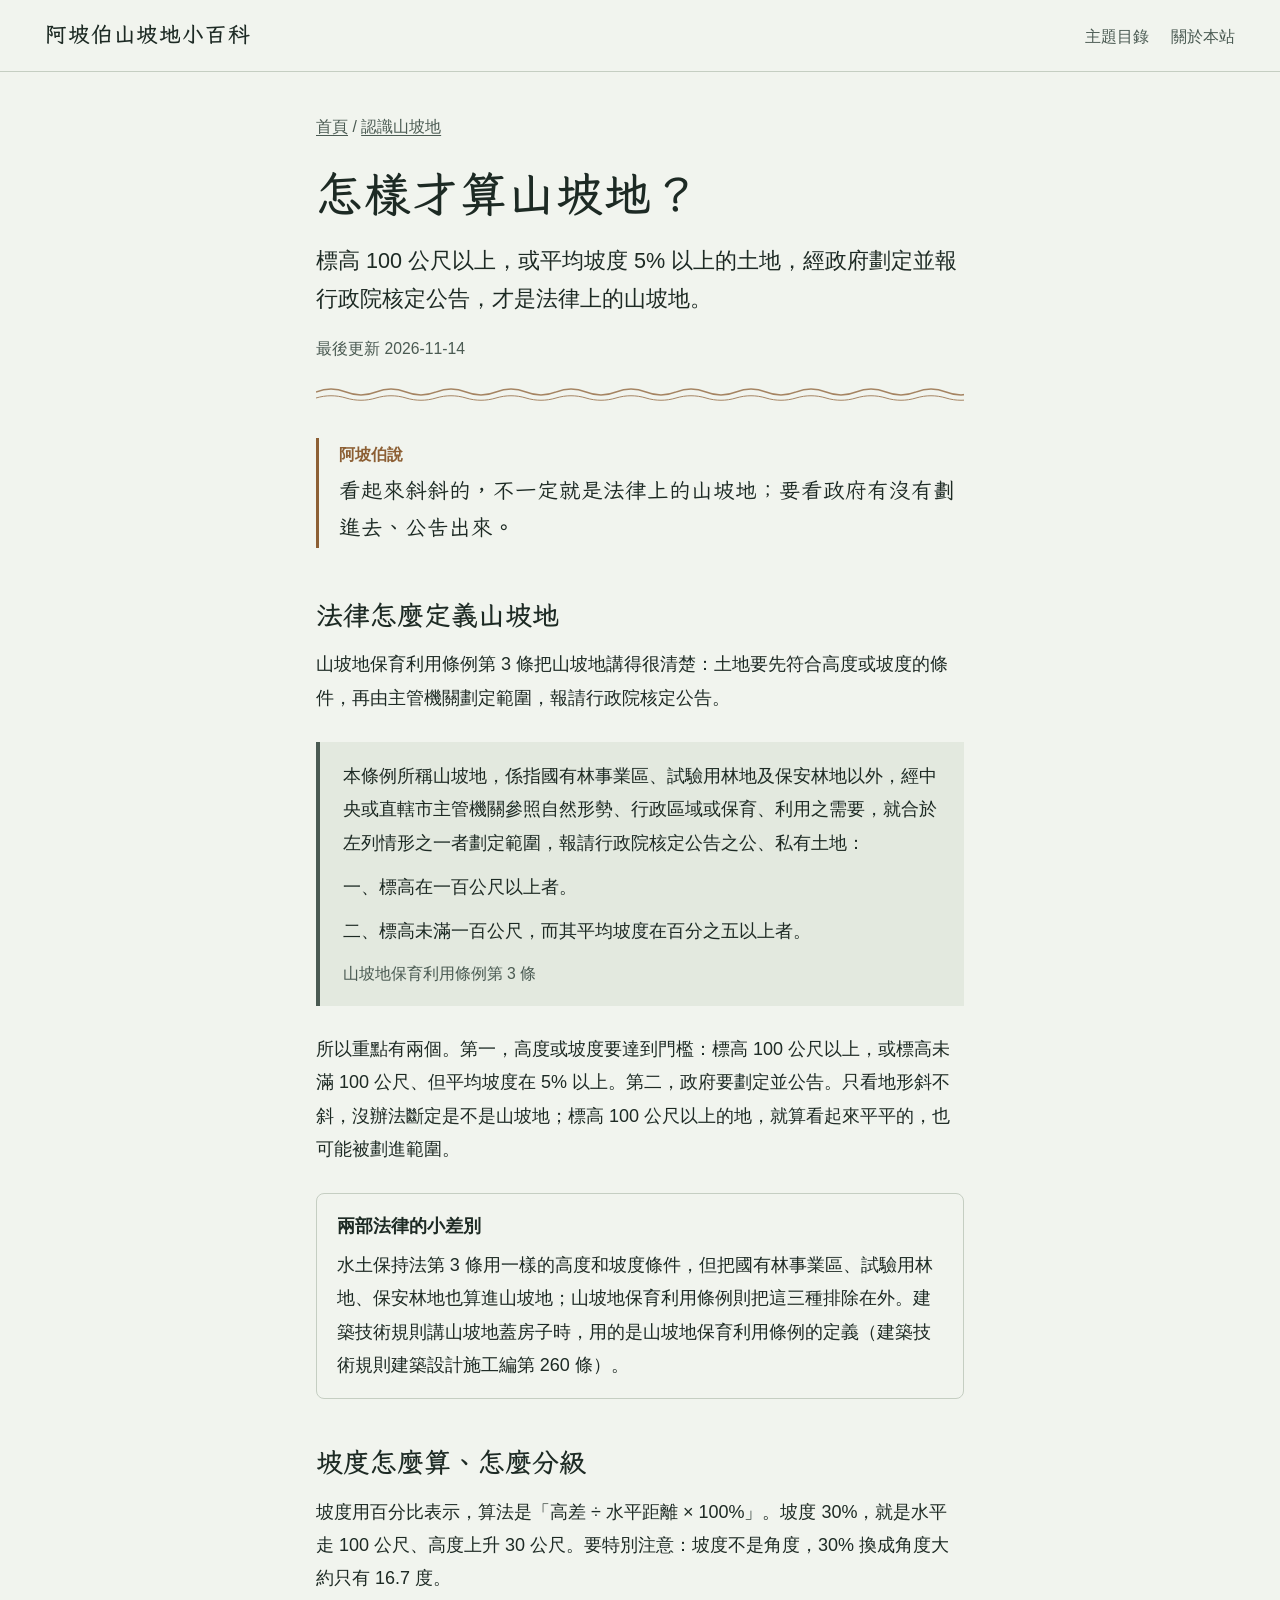
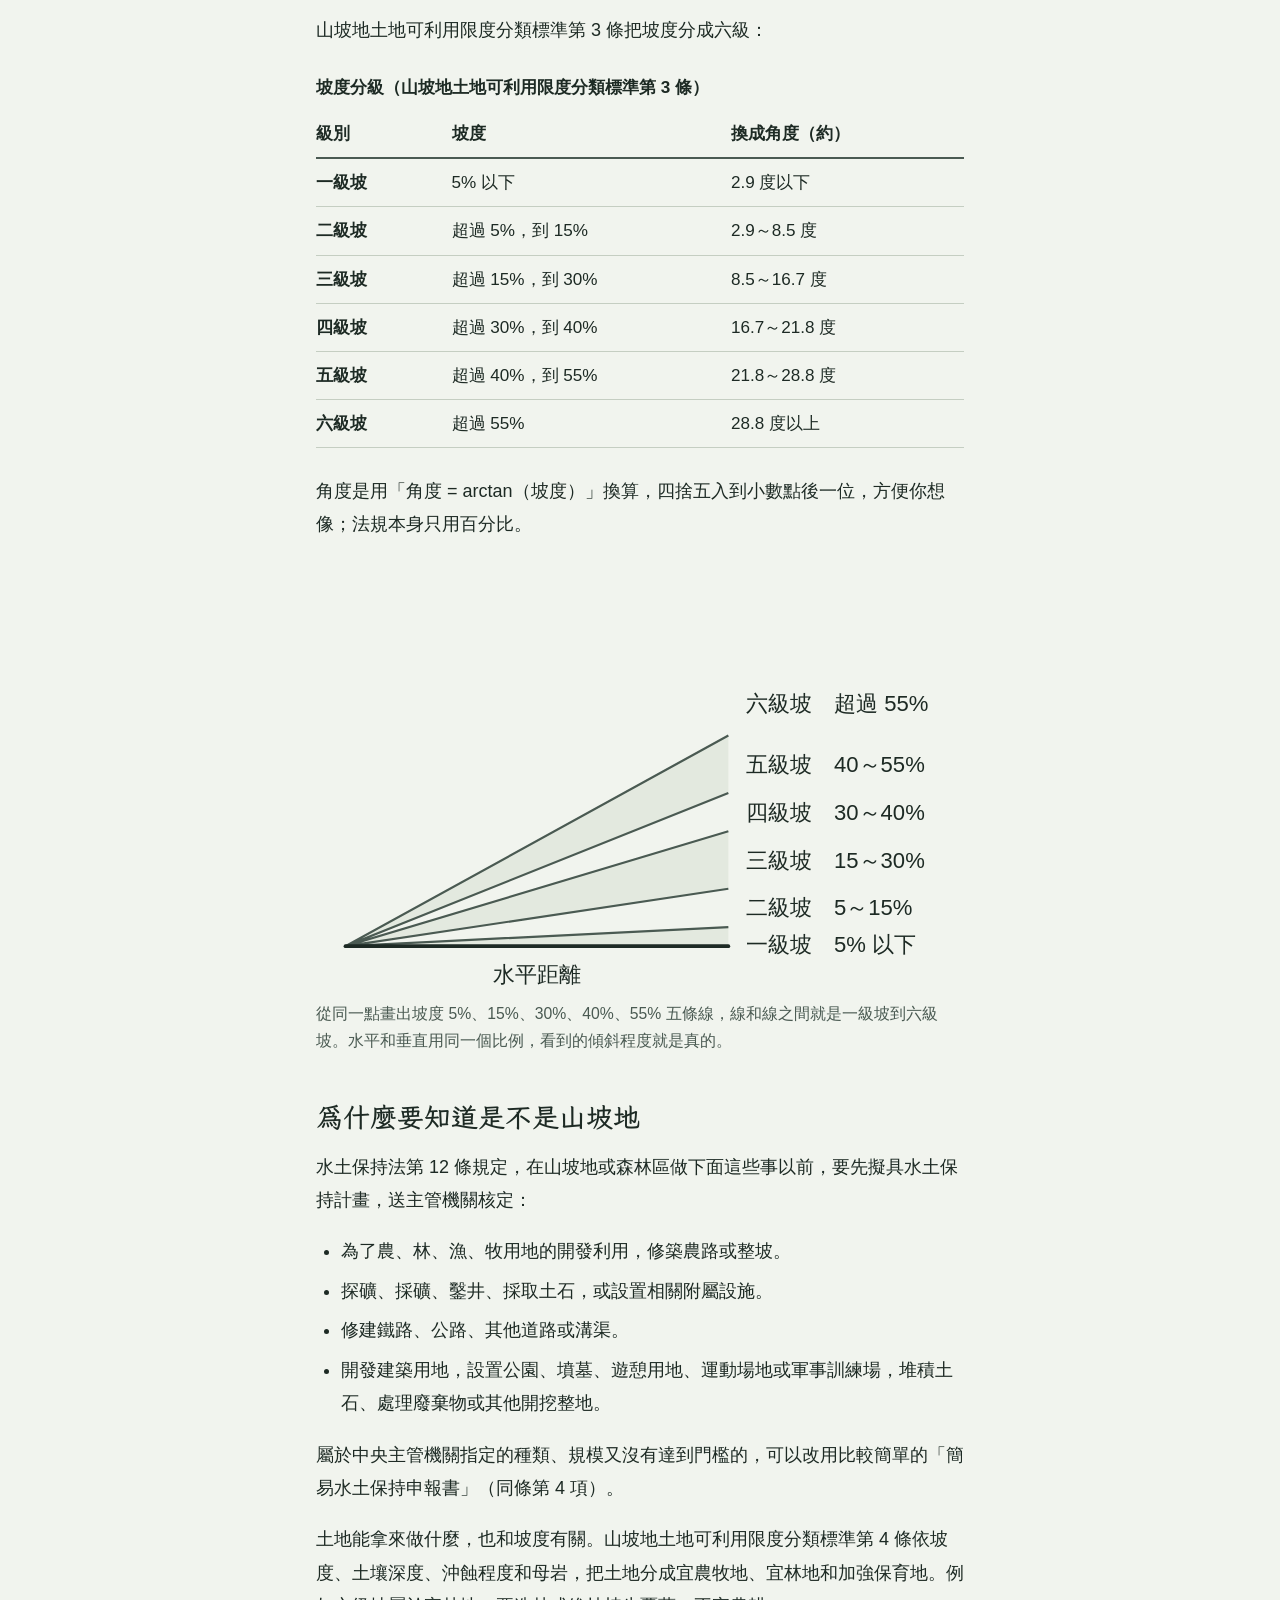
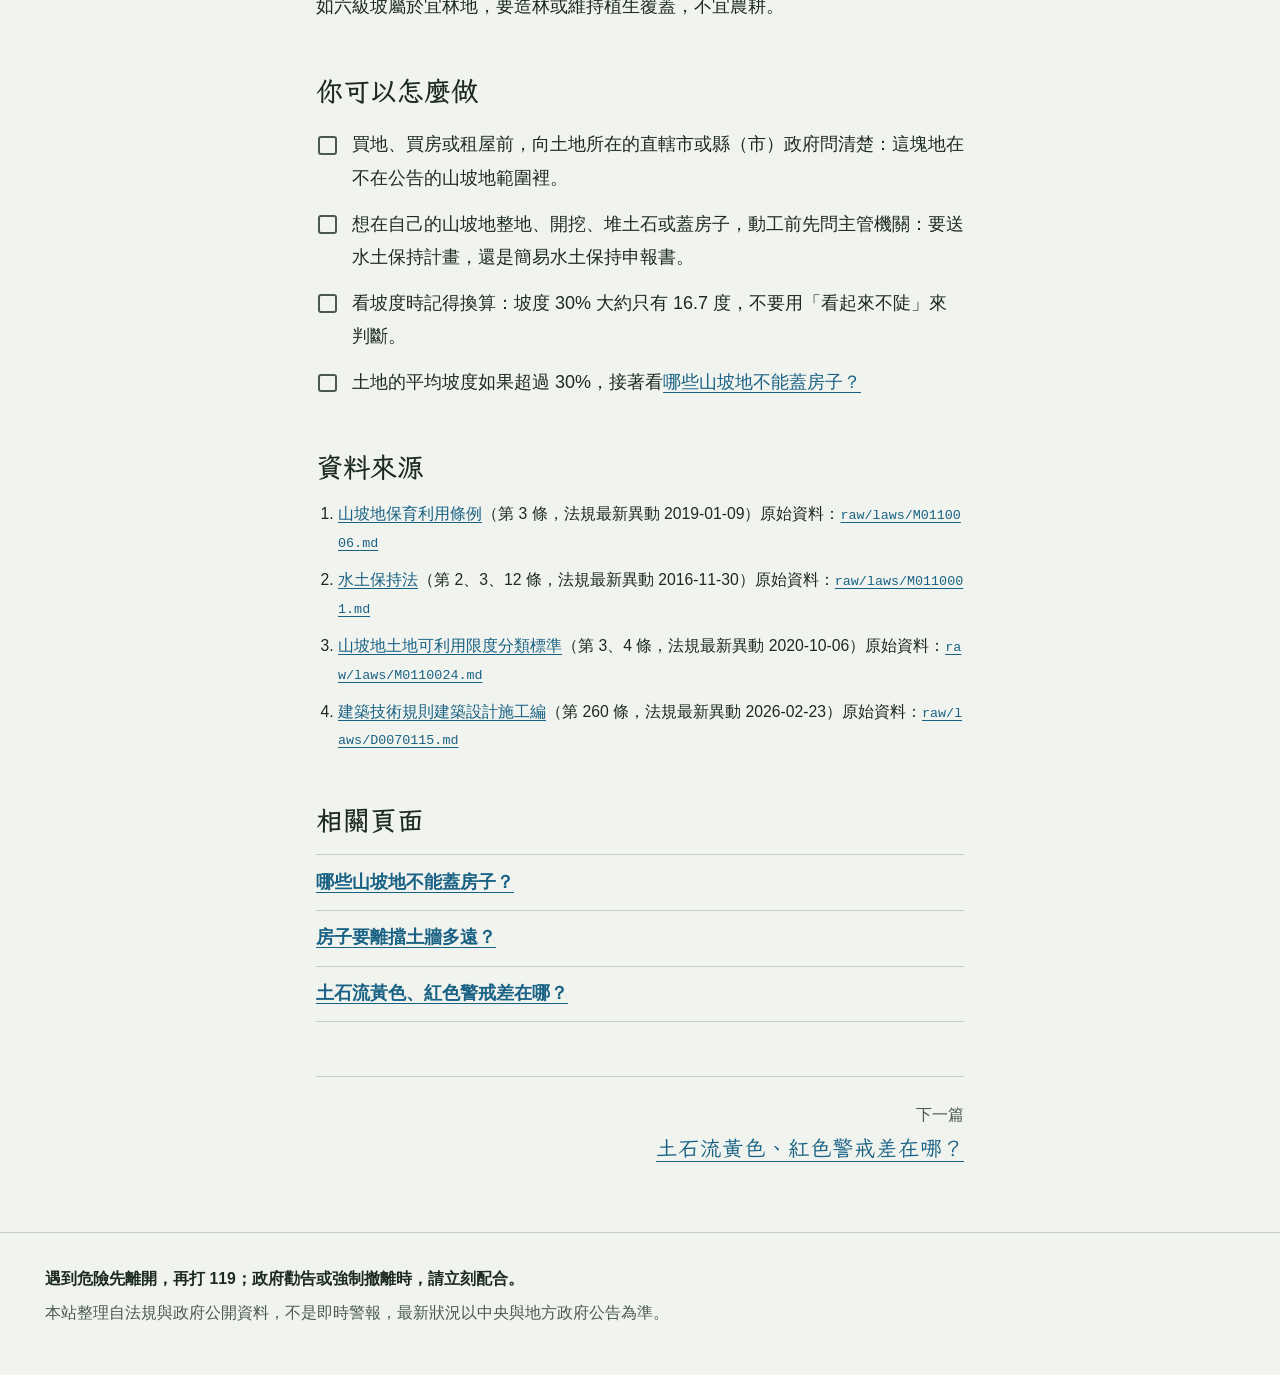
<file: wiki/what-is-slopeland.html>
<!doctype html>
<html lang="zh-Hant-TW">
<head>
  <meta charset="utf-8">
  <meta name="viewport" content="width=device-width, initial-scale=1">
  <title>怎樣才算山坡地？｜阿坡伯山坡地小百科</title>
  <meta name="description" content="標高 100 公尺以上，或平均坡度 5% 以上的土地，經政府劃定並報行政院核定公告，才是法律上的山坡地。">
  <link rel="icon" href="../assets/favicon.svg" type="image/svg+xml">
  <link rel="preconnect" href="https://fonts.googleapis.com">
  <link rel="preconnect" href="https://fonts.gstatic.com" crossorigin>
  <link rel="stylesheet" href="https://fonts.googleapis.com/css2?family=LXGW+WenKai+TC:wght@400;700&amp;display=swap">
  <link rel="stylesheet" href="../assets/site.css">
  <script src="../data/pages.js" defer></script>
  <script src="../assets/site.js" defer></script>
</head>
<body data-page="what-is-slopeland">
  <a class="skip-link" href="#main">跳到主要內容</a>
  <header class="site-bar">
    <a class="site-bar__home" href="../index.html">阿坡伯山坡地小百科</a>
    <nav class="site-bar__nav" aria-label="網站">
      <a href="../index.html#catalog">主題目錄</a>
      <a href="../index.html#about">關於本站</a>
    </nav>
  </header>

  <main id="main" class="page">
    <article class="topic">
      <!-- 1. 頁首：h1＝清單 title，p.lead＝清單 summary，time＝清單 updated（new_page.py 會自動填好） -->
      <header class="page-head">
        <p class="crumbs"><a href="../index.html">首頁</a> / <a href="../index.html#cat-basics">認識山坡地</a></p>
        <h1>怎樣才算山坡地？</h1>
        <p class="lead">標高 100 公尺以上，或平均坡度 5% 以上的土地，經政府劃定並報行政院核定公告，才是法律上的山坡地。</p>
        <p class="meta">最後更新 <time datetime="2026-11-14">2026-11-14</time></p>
      </header>

      <!-- 2. 阿坡伯說：一到兩句口語提醒，不放新的數字或事實 -->
      <aside class="apo-says" aria-label="阿坡伯說">
        <p class="apo-says__who">阿坡伯說</p>
        <p class="apo-says__line">看起來斜斜的，不一定就是法律上的山坡地；要看政府有沒有劃進去、公告出來。</p>
      </aside>

      <!-- 3. 說明本文 -->
      <section id="explain" aria-label="說明">
        <h2>法律怎麼定義山坡地</h2>
        <p>山坡地保育利用條例第 3 條把山坡地講得很清楚：土地要先符合高度或坡度的條件，再由主管機關劃定範圍，報請行政院核定公告。</p>
        <blockquote class="law">
          <p>本條例所稱山坡地，係指國有林事業區、試驗用林地及保安林地以外，經中央或直轄市主管機關參照自然形勢、行政區域或保育、利用之需要，就合於左列情形之一者劃定範圍，報請行政院核定公告之公、私有土地：</p>
          <p>一、標高在一百公尺以上者。</p>
          <p>二、標高未滿一百公尺，而其平均坡度在百分之五以上者。</p>
          <footer><cite>山坡地保育利用條例第 3 條</cite></footer>
        </blockquote>
        <p>所以重點有兩個。第一，高度或坡度要達到門檻：標高 100 公尺以上，或標高未滿 100 公尺、但平均坡度在 5% 以上。第二，政府要劃定並公告。只看地形斜不斜，沒辦法斷定是不是山坡地；標高 100 公尺以上的地，就算看起來平平的，也可能被劃進範圍。</p>
        <aside class="note">
          <p class="note__title">兩部法律的小差別</p>
          <p>水土保持法第 3 條用一樣的高度和坡度條件，但把國有林事業區、試驗用林地、保安林地也算進山坡地；山坡地保育利用條例則把這三種排除在外。建築技術規則講山坡地蓋房子時，用的是山坡地保育利用條例的定義（建築技術規則建築設計施工編第 260 條）。</p>
        </aside>

        <h2>坡度怎麼算、怎麼分級</h2>
        <p>坡度用百分比表示，算法是「高差 ÷ 水平距離 × 100%」。坡度 30%，就是水平走 100 公尺、高度上升 30 公尺。要特別注意：坡度不是角度，30% 換成角度大約只有 16.7 度。</p>
        <p>山坡地土地可利用限度分類標準第 3 條把坡度分成六級：</p>
        <div class="table-wrap">
          <table class="data">
            <caption>坡度分級（山坡地土地可利用限度分類標準第 3 條）</caption>
            <thead>
              <tr><th scope="col">級別</th><th scope="col">坡度</th><th scope="col">換成角度（約）</th></tr>
            </thead>
            <tbody>
              <tr><th scope="row">一級坡</th><td>5% 以下</td><td>2.9 度以下</td></tr>
              <tr><th scope="row">二級坡</th><td>超過 5%，到 15%</td><td>2.9～8.5 度</td></tr>
              <tr><th scope="row">三級坡</th><td>超過 15%，到 30%</td><td>8.5～16.7 度</td></tr>
              <tr><th scope="row">四級坡</th><td>超過 30%，到 40%</td><td>16.7～21.8 度</td></tr>
              <tr><th scope="row">五級坡</th><td>超過 40%，到 55%</td><td>21.8～28.8 度</td></tr>
              <tr><th scope="row">六級坡</th><td>超過 55%</td><td>28.8 度以上</td></tr>
            </tbody>
          </table>
        </div>
        <p>角度是用「角度 = arctan（坡度）」換算，四捨五入到小數點後一位，方便你想像；法規本身只用百分比。</p>
        <figure class="diagram">
          <svg role="img" aria-label="從同一點畫出坡度 5%、15%、30%、40%、55% 五條線，線和線之間依序是一級坡到六級坡" viewBox="0 0 440 280">
            <path class="svg-ground" d="M20 250L280 250L280 237Z"/>
            <path class="svg-ground" d="M20 250L280 211L280 172Z"/>
            <path class="svg-ground" d="M20 250L280 146L280 107Z"/>
            <path class="svg-line" d="M20 250L280 237M20 250L280 211M20 250L280 172M20 250L280 146M20 250L280 107"/>
            <path class="svg-surface" d="M20 250H280"/>
            <text class="svg-text" x="292" y="254">一級坡　5% 以下</text>
            <text class="svg-text" x="292" y="229">二級坡　5～15%</text>
            <text class="svg-text" x="292" y="197">三級坡　15～30%</text>
            <text class="svg-text" x="292" y="164">四級坡　30～40%</text>
            <text class="svg-text" x="292" y="132">五級坡　40～55%</text>
            <text class="svg-text" x="292" y="90">六級坡　超過 55%</text>
            <text class="svg-text" x="150" y="274" text-anchor="middle">水平距離</text>
          </svg>
          <figcaption>從同一點畫出坡度 5%、15%、30%、40%、55% 五條線，線和線之間就是一級坡到六級坡。水平和垂直用同一個比例，看到的傾斜程度就是真的。</figcaption>
        </figure>

        <h2>為什麼要知道是不是山坡地</h2>
        <p>水土保持法第 12 條規定，在山坡地或森林區做下面這些事以前，要先擬具水土保持計畫，送主管機關核定：</p>
        <ul>
          <li>為了農、林、漁、牧用地的開發利用，修築農路或整坡。</li>
          <li>探礦、採礦、鑿井、採取土石，或設置相關附屬設施。</li>
          <li>修建鐵路、公路、其他道路或溝渠。</li>
          <li>開發建築用地，設置公園、墳墓、遊憩用地、運動場地或軍事訓練場，堆積土石、處理廢棄物或其他開挖整地。</li>
        </ul>
        <p>屬於中央主管機關指定的種類、規模又沒有達到門檻的，可以改用比較簡單的「簡易水土保持申報書」（同條第 4 項）。</p>
        <p>土地能拿來做什麼，也和坡度有關。山坡地土地可利用限度分類標準第 4 條依坡度、土壤深度、沖蝕程度和母岩，把土地分成宜農牧地、宜林地和加強保育地。例如六級坡屬於宜林地，要造林或維持植生覆蓋，不宜農耕。</p>
      </section>

      <!-- 4. 你可以怎麼做 -->
      <section id="todo" aria-labelledby="todo-title">
        <h2 id="todo-title">你可以怎麼做</h2>
        <ul class="checklist">
          <li>買地、買房或租屋前，向土地所在的直轄市或縣（市）政府問清楚：這塊地在不在公告的山坡地範圍裡。</li>
          <li>想在自己的山坡地整地、開挖、堆土石或蓋房子，動工前先問主管機關：要送水土保持計畫，還是簡易水土保持申報書。</li>
          <li>看坡度時記得換算：坡度 30% 大約只有 16.7 度，不要用「看起來不陡」來判斷。</li>
          <li>土地的平均坡度如果超過 30%，接著看<a href="no-build-slopes.html">哪些山坡地不能蓋房子？</a></li>
        </ul>
      </section>

      <!-- 5. 資料來源 -->
      <section id="sources" aria-labelledby="sources-title">
        <h2 id="sources-title">資料來源</h2>
        <ol class="sources">
          <li><a href="https://law.moj.gov.tw/LawClass/LawAll.aspx?pcode=M0110006">山坡地保育利用條例</a>（第 3 條，法規最新異動 2019-01-09）原始資料：<a class="raw" href="../raw/laws/M0110006.md">raw/laws/M0110006.md</a></li>
          <li><a href="https://law.moj.gov.tw/LawClass/LawAll.aspx?pcode=M0110001">水土保持法</a>（第 2、3、12 條，法規最新異動 2016-11-30）原始資料：<a class="raw" href="../raw/laws/M0110001.md">raw/laws/M0110001.md</a></li>
          <li><a href="https://law.moj.gov.tw/LawClass/LawAll.aspx?pcode=M0110024">山坡地土地可利用限度分類標準</a>（第 3、4 條，法規最新異動 2020-10-06）原始資料：<a class="raw" href="../raw/laws/M0110024.md">raw/laws/M0110024.md</a></li>
          <li><a href="https://law.moj.gov.tw/LawClass/LawAll.aspx?pcode=D0070115">建築技術規則建築設計施工編</a>（第 260 條，法規最新異動 2026-02-23）原始資料：<a class="raw" href="../raw/laws/D0070115.md">raw/laws/D0070115.md</a></li>
        </ol>
      </section>

      <!-- 6. 相關頁面 -->
      <section id="related" aria-labelledby="related-title">
        <h2 id="related-title">相關頁面</h2>
        <ul class="related">
          <li><a href="no-build-slopes.html">哪些山坡地不能蓋房子？</a></li>
          <li><a href="retaining-wall-distance.html">房子要離擋土牆多遠？</a></li>
          <li><a href="debris-flow-alerts.html">土石流黃色、紅色警戒差在哪？</a></li>
        </ul>
      </section>
    </article>

    <!-- 7. 上一篇／下一篇：由 assets/site.js 依 data/pages.js 的順序產生，這裡保持空白 -->
    <nav class="pager" aria-label="上一篇與下一篇"></nav>
  </main>

  <footer class="site-foot">
    <p class="site-foot__urgent">遇到危險先離開，再打 119；政府勸告或強制撤離時，請立刻配合。</p>
    <p>本站整理自法規與政府公開資料，不是即時警報，最新狀況以中央與地方政府公告為準。</p>
  </footer>
</body>
</html>
</file>
<file: assets/site.css>
/* =============================================================
   assets/site.css：阿坡伯山坡地小百科的全站樣式
   規則見 AGENTS.md 第二節：頁面只能用這裡的變數與元件。
   要新增元件、顏色或字體，先問使用者，改完記在 log.md。
   ============================================================= */

/* ---------- 1. 變數：顏色、字體、字級、寬度 ---------- */
:root {
  color-scheme: light dark;

  --paper: #f1f4ee;      /* 底色：地形圖用紙 */
  --paper-2: #e3e9df;    /* 引文、表頭 */
  --ink: #1d2a24;        /* 主要文字：松墨 */
  --ink-2: #4a5a52;      /* 次要文字 */
  --rule: #c5cec2;       /* 分隔線 */
  --contour: #8c5f34;    /* 等高線棕：裝飾線、步驟編號、阿坡伯說 */
  --water: #1a6285;      /* 水系藍：連結、焦點框 */
  --green: #2d7a45;      /* 燈號專用 */
  --yellow: #e5b51e;     /* 燈號專用 */
  --yellow-ink: #33290a; /* 黃色燈號上的字 */
  --red: #b3261e;        /* 燈號專用 */
  --on-strong: #ffffff;  /* 綠色、紅色燈號上的字 */

  --font-body: "PingFang TC", "Noto Sans TC", "Noto Sans CJK TC", "Microsoft JhengHei", "Heiti TC", sans-serif;
  --font-hand: "LXGW WenKai TC", "Kaiti TC", "BiauKai", "DFKai-SB", serif;
  --font-code: ui-monospace, "SFMono-Regular", Menlo, Consolas, monospace;

  --step--1: 0.875rem;
  --step-0: 1rem;
  --step-1: 1.2rem;
  --step-2: 1.5rem;

  --measure: 36em;       /* 內文最寬約 36 個中文字 */
  --wide: 70rem;         /* 首頁內容最寬 */
  --gutter: clamp(1rem, 4vw, 2.5rem);

  /* 雙線等高線，當作遮罩使用，顏色取 --contour */
  --contour-line: url("data:image/svg+xml,%3Csvg xmlns='http://www.w3.org/2000/svg' width='120' height='16' viewBox='0 0 120 16'%3E%3Cpath d='M0 6C10 2 20 2 30 6S50 10 60 6S80 2 90 6S110 10 120 6' fill='none' stroke='black' stroke-width='1.4'/%3E%3Cpath d='M0 12C10 9 20 9 30 12S50 15 60 12S80 9 90 12S110 15 120 12' fill='none' stroke='black' stroke-width='1'/%3E%3C/svg%3E");
}

@media (prefers-color-scheme: dark) {
  :root {
    --paper: #141c18;
    --paper-2: #1e2823;
    --ink: #e2eae4;
    --ink-2: #a6b6ad;
    --rule: #34433b;
    --contour: #c9995f;
    --water: #7cc1e0;
    --green: #5cb27a;
    --yellow: #e8bf3a;
    --yellow-ink: #2a2200;
    --red: #e0675c;
    --on-strong: #141c18;
  }
}

/* ---------- 2. 基本 ---------- */
*, *::before, *::after { box-sizing: border-box; }

html {
  font-size: 112.5%; /* 基準字級 18px */
  -webkit-text-size-adjust: 100%;
  text-size-adjust: 100%;
}

body {
  margin: 0;
  min-height: 100vh;
  display: flex;
  flex-direction: column;
  background: var(--paper);
  color: var(--ink);
  font-family: var(--font-body);
  line-height: 1.85;
}

main { flex: 1 0 auto; }
img, svg { max-width: 100%; height: auto; }
[hidden] { display: none !important; }

a {
  color: var(--water);
  text-decoration-thickness: 1px;
  text-underline-offset: 0.22em;
}
a:hover { text-decoration-thickness: 2px; }

:focus-visible {
  outline: 3px solid var(--water);
  outline-offset: 3px;
}

::selection { background: var(--yellow); color: var(--yellow-ink); }

.skip-link {
  position: absolute;
  left: 1rem;
  top: -4rem;
  z-index: 10;
  padding: 0.5rem 1rem;
  background: var(--ink);
  color: var(--paper);
}
.skip-link:focus { top: 0.5rem; }

/* ---------- 3. 網站上方列與頁尾 ---------- */
.site-bar {
  display: flex;
  flex-wrap: wrap;
  align-items: baseline;
  justify-content: space-between;
  gap: 0.25rem 1.5rem;
  padding: 0.85rem var(--gutter);
  border-bottom: 1px solid var(--rule);
}

.site-bar__home {
  font-family: var(--font-hand);
  font-size: var(--step-1);
  font-weight: 700;
  letter-spacing: 0.04em;
  color: var(--ink);
  text-decoration: none;
}

.site-bar__nav {
  display: flex;
  gap: 1.25rem;
  font-size: var(--step--1);
}
.site-bar__nav a { color: var(--ink-2); text-decoration: none; }
.site-bar__nav a:hover { color: var(--ink); text-decoration: underline; }

.site-foot {
  margin-top: 3.5rem;
  padding: 1.75rem var(--gutter) 2.25rem;
  border-top: 1px solid var(--rule);
  font-size: var(--step--1);
  line-height: 1.75;
  color: var(--ink-2);
}
.site-foot p { max-width: var(--wide); margin: 0 auto 0.4rem; }
.site-foot__urgent { color: var(--ink); font-weight: 700; }

/* 等高線裝飾線（主題頁標題下方、首頁主視覺下方） */
.contour-rule,
.page-head::after {
  display: block;
  height: 16px;
  background: var(--contour);
  opacity: 0.75;
  -webkit-mask: var(--contour-line) repeat-x left center / 120px 16px;
  mask: var(--contour-line) repeat-x left center / 120px 16px;
}

/* ---------- 4. 主題頁 ---------- */
.page {
  width: 100%;
  max-width: calc(var(--measure) + 2 * var(--gutter));
  margin: 0 auto;
  padding: 2.25rem var(--gutter) 0;
}

.crumbs {
  margin: 0 0 1.25rem;
  font-size: var(--step--1);
  color: var(--ink-2);
}
.crumbs a { color: inherit; }

.page-head h1 {
  margin: 0 0 1rem;
  font-family: var(--font-hand);
  font-size: clamp(1.7rem, 1.1rem + 2.6vw, 2.6rem);
  font-weight: 700;
  line-height: 1.3;
  letter-spacing: 0.02em;
  /* 優先在「，」「、」換行，避免把詞拆開；真的放不下才任意斷行 */
  word-break: keep-all;
  overflow-wrap: anywhere;
}

.lead {
  margin: 0 0 0.9rem;
  font-size: var(--step-1);
  line-height: 1.75;
}

.meta {
  margin: 0;
  font-size: var(--step--1);
  color: var(--ink-2);
}

.page-head::after {
  content: "";
  margin-top: 1.25rem;
}

/* 阿坡伯說：一頁一則，像筆記本邊上的手寫提醒 */
.apo-says {
  margin: 2rem 0 0;
  padding: 0.1rem 0 0.1rem 1.1rem;
  border-left: 3px solid var(--contour);
}
.apo-says__who {
  margin: 0;
  font-size: var(--step--1);
  font-weight: 700;
  color: var(--contour);
}
.apo-says__line {
  margin: 0.2rem 0 0;
  font-family: var(--font-hand);
  font-size: var(--step-1);
  line-height: 1.7;
}

.topic section { margin-top: 2.75rem; }

.topic h2 {
  margin: 0 0 0.75rem;
  font-family: var(--font-hand);
  font-size: var(--step-2);
  font-weight: 700;
  line-height: 1.4;
}
.topic section h2:not(:first-child) { margin-top: 2.5rem; }

.topic h3 {
  margin: 1.75rem 0 0.4rem;
  font-size: var(--step-1);
  line-height: 1.5;
}

/* 預設段落與清單（用 :where 降低權重，元件 class 一定蓋得過） */
:where(.topic) p { margin: 0 0 1em; }
:where(.topic) :is(ul, ol):not([class]) { margin: 0 0 1em; padding-left: 1.4em; }
:where(.topic) li + li { margin-top: 0.35em; }

/* ---------- 5. 內容元件（AGENTS.md 第二節的元件表） ---------- */

/* 法條或官方原句 */
.law {
  margin: 1.5rem 0;
  padding: 1rem 1.25rem;
  background: var(--paper-2);
  border-left: 4px solid var(--ink-2);
}
.law p { margin: 0 0 0.6em; }
.law footer { font-size: var(--step--1); color: var(--ink-2); }
.law cite { font-style: normal; }

/* 例外、限制、容易誤會的地方 */
.note {
  margin: 1.5rem 0;
  padding: 0.9rem 1.1rem;
  border: 1px solid var(--rule);
  border-radius: 8px;
}
.note__title { margin: 0 0 0.3rem; font-weight: 700; }
.note p:last-child { margin-bottom: 0; }

/* 表格 */
.table-wrap { margin: 1.5rem 0; overflow-x: auto; }

.data {
  width: 100%;
  border-collapse: collapse;
  font-size: 0.95rem;
  line-height: 1.6;
  font-variant-numeric: tabular-nums;
}
.data caption {
  caption-side: top;
  padding: 0 0 0.5rem;
  text-align: left;
  font-weight: 700;
}
.data th,
.data td {
  padding: 0.55rem 0.9rem 0.55rem 0;
  border-bottom: 1px solid var(--rule);
  text-align: left;
  vertical-align: top;
}
.data thead th { border-bottom: 2px solid var(--ink-2); white-space: nowrap; }
.data tbody th { min-width: 4.6em; }
.data .num { text-align: right; white-space: nowrap; }

/* 自繪示意圖：SVG 只能用下面的 svg-* class 上色 */
.diagram { margin: 2rem 0; }
.diagram svg { display: block; width: 100%; height: auto; }
.diagram figcaption {
  margin-top: 0.6rem;
  font-size: var(--step--1);
  line-height: 1.7;
  color: var(--ink-2);
}

.svg-ground { fill: var(--paper-2); stroke: none; }
.svg-surface { fill: none; stroke: var(--ink); stroke-width: 2.5; stroke-linejoin: round; stroke-linecap: round; }
.svg-line { fill: none; stroke: var(--ink-2); stroke-width: 1.5; }
.svg-dash { fill: none; stroke: var(--ink-2); stroke-width: 1.5; stroke-dasharray: 6 5; }
.svg-contour { fill: none; stroke: var(--contour); stroke-width: 1.2; stroke-opacity: 0.65; }
.svg-water { fill: var(--water); stroke: none; }
.svg-water-line { fill: none; stroke: var(--water); stroke-width: 1.6; stroke-linecap: round; stroke-opacity: 0.7; }
.svg-paper { fill: var(--paper); stroke: var(--ink); stroke-width: 2; }
.svg-solid { fill: var(--ink-2); stroke: none; }
.svg-arrow { fill: none; stroke: var(--ink); stroke-width: 2.5; stroke-linecap: round; stroke-linejoin: round; }
.svg-text { fill: var(--ink); font-family: var(--font-body); font-size: 15px; }
.svg-label { fill: var(--ink); font-family: var(--font-hand); font-size: 18px; font-weight: 700; }
.svg-green { fill: var(--green); }
.svg-yellow { fill: var(--yellow); }
.svg-red { fill: var(--red); }

/* 手機上圖會縮小，把圖裡的字放大一點 */
@media (max-width: 40em) {
  .diagram .svg-text { font-size: 17px; }
  .diagram .svg-label { font-size: 20px; }
}

/* 警戒或行動層級（由輕到重） */
.alert-ladder {
  display: grid;
  gap: 1rem;
  margin: 1.75rem 0;
  padding: 0;
  list-style: none;
}
.level {
  --level: var(--ink-2);
  display: grid;
  gap: 0.2rem 1.25rem;
  margin: 0;
  padding: 0.25rem 0 0.25rem 1rem;
  border-left: 8px solid var(--level);
}
.level--green { --level: var(--green); }
.level--yellow { --level: var(--yellow); }
.level--red { --level: var(--red); }
.level__name {
  margin: 0;
  font-family: var(--font-hand);
  font-size: var(--step-1);
  font-weight: 700;
  line-height: 1.4;
}
.level__when { margin: 0; font-size: var(--step--1); line-height: 1.6; color: var(--ink-2); }
.level ul { margin: 0.35rem 0 0; padding-left: 1.2em; }

@media (min-width: 40em) {
  .level { grid-template-columns: 10.5em 1fr; grid-template-rows: auto 1fr; }
  .level__name, .level__when { grid-column: 1; }
  .level__when { align-self: start; }
  .level ul { grid-column: 2; grid-row: 1 / span 2; margin: 0; }
}

/* 句子裡的燈號 */
.badge {
  display: inline-block;
  padding: 0 0.4em;
  border-radius: 4px;
  font-size: 0.9em;
  font-weight: 700;
  line-height: 1.55;
  white-space: nowrap;
}
.badge--green { background: var(--green); color: var(--on-strong); }
.badge--yellow { background: var(--yellow); color: var(--yellow-ink); }
.badge--red { background: var(--red); color: var(--on-strong); }

/* 名詞解釋 */
.terms { margin: 1.25rem 0; }
.terms dt { font-weight: 700; }
.terms dd { margin: 0 0 0.9rem; }

/* 有順序的步驟 */
.steps {
  margin: 1rem 0;
  padding: 0;
  list-style: none;
  counter-reset: step;
}
.steps > li {
  position: relative;
  margin: 0 0 1rem;
  padding-left: 2.4rem;
  counter-increment: step;
}
.steps > li::before {
  content: counter(step);
  position: absolute;
  left: 0;
  top: -0.15em;
  width: 1.6rem;
  text-align: center;
  font-family: var(--font-hand);
  font-size: var(--step-2);
  font-weight: 700;
  line-height: 1.5;
  color: var(--contour);
}

/* 沒有順序的檢查項目 */
.checklist { margin: 1rem 0; padding: 0; list-style: none; }
.checklist > li {
  position: relative;
  margin: 0 0 0.7rem;
  padding-left: 2rem;
}
.checklist > li::before {
  content: "";
  position: absolute;
  left: 0.1rem;
  top: 0.42em;
  width: 1.05em;
  height: 1.05em;
  border: 2px solid var(--ink-2);
  border-radius: 3px;
}

/* 資料來源 */
.sources {
  margin: 0;
  padding-left: 1.4em;
  font-size: var(--step--1);
  line-height: 1.75;
}
.sources > li + li { margin-top: 0.6rem; }
.raw { font-family: var(--font-code); font-size: 0.85em; word-break: break-all; }

/* 相關頁面 */
.related {
  margin: 0;
  padding: 0;
  list-style: none;
  border-top: 1px solid var(--rule);
}
.related > li { margin: 0; padding: 0.6rem 0; border-bottom: 1px solid var(--rule); }
.related a { font-weight: 700; }

/* 上一篇、下一篇（site.js 產生） */
.pager {
  display: grid;
  gap: 1rem;
  margin: 3rem 0 0;
  padding-top: 1.25rem;
  border-top: 1px solid var(--rule);
}
.pager:empty { display: none; }
.pager a { display: block; color: var(--ink); text-decoration: none; }
.pager__label { display: block; font-size: var(--step--1); color: var(--ink-2); }
.pager__title {
  font-family: var(--font-hand);
  font-size: var(--step-1);
  color: var(--water);
  text-decoration: underline;
  text-decoration-thickness: 1px;
  text-underline-offset: 0.22em;
}
.pager a:hover .pager__title { text-decoration-thickness: 2px; }

@media (min-width: 40em) {
  .pager { grid-template-columns: 1fr 1fr; }
  .pager__next { grid-column: 2; text-align: right; }
}

/* ---------- 6. 首頁 ---------- */
.home-hero {
  display: grid;
  gap: 2rem 3rem;
  align-items: center;
  max-width: var(--wide);
  margin: 0 auto;
  padding: 2.75rem var(--gutter) 1.5rem;
}

@media (min-width: 54em) {
  .home-hero {
    grid-template-columns: minmax(0, 1.15fr) minmax(0, 1fr);
    padding-top: 4rem;
  }
}

.home-hero h1 {
  margin: 0 0 1.25rem;
  font-family: var(--font-hand);
  font-size: clamp(2rem, 1.1rem + 2.8vw, 2.8rem);
  font-weight: 700;
  line-height: 1.28;
  letter-spacing: 0.02em;
  word-break: keep-all;     /* 只在標點和 <wbr> 換行 */
  overflow-wrap: anywhere;
}

.home-hero__intro {
  max-width: 24em;
  margin: 0 0 1.75rem;
  font-size: var(--step-1);
  line-height: 1.75;
}

.home-hero__art svg { display: block; width: 100%; height: auto; }
.home-hero__art .svg-label { font-size: 24px; }

.search__label { display: block; margin-bottom: 0.4rem; font-weight: 700; }
.search__input {
  width: 100%;
  max-width: 24rem;
  padding: 0.7rem 0.9rem;
  font: inherit;
  color: var(--ink);
  background: var(--paper);
  border: 2px solid var(--ink-2);
  border-radius: 6px;
}
.search__input::placeholder { color: var(--ink-2); opacity: 1; }
.search__input:focus-visible { border-color: var(--water); outline-offset: 2px; }
.search__status {
  min-height: 1.85em;
  margin: 0.5rem 0 0;
  font-size: var(--step--1);
  color: var(--ink-2);
}

.home-rule {
  max-width: var(--wide);
  margin: 0 auto;
  padding: 0 var(--gutter);
}

.catalog-wrap {
  max-width: var(--wide);
  margin: 0 auto;
  padding: 2rem var(--gutter) 0;
}
.catalog-wrap__title,
.about h2 {
  margin: 0 0 1.25rem;
  font-family: var(--font-hand);
  font-size: var(--step-2);
  font-weight: 700;
}

.catalog { display: grid; gap: 2.5rem 3.5rem; }
@media (min-width: 46em) {
  .catalog { grid-template-columns: 1fr 1fr; }
}

.category h3 {
  margin: 0;
  font-family: var(--font-hand);
  font-size: var(--step-1);
  font-weight: 700;
}
.category__desc {
  margin: 0.1rem 0 0.75rem;
  font-size: var(--step--1);
  color: var(--ink-2);
}

.toc {
  margin: 0;
  padding: 0;
  list-style: none;
  border-top: 2px solid var(--contour);
}
.toc > li { padding: 0.8rem 0; border-bottom: 1px solid var(--rule); }
.toc a { font-weight: 700; }
.toc__summary {
  display: block;
  margin-top: 0.15rem;
  font-size: var(--step--1);
  line-height: 1.7;
  color: var(--ink-2);
}
.toc__empty { font-size: var(--step--1); color: var(--ink-2); }

.about {
  max-width: var(--wide);
  margin: 3rem auto 0;
  padding: 2rem var(--gutter) 0;
  border-top: 1px solid var(--rule);
}
.about__intro { max-width: var(--measure); margin: 0 0 1.5rem; }
.about .steps { display: grid; gap: 1.25rem 2.5rem; }
.about .steps > li { margin: 0; }
@media (min-width: 46em) {
  .about .steps { grid-template-columns: repeat(3, minmax(0, 1fr)); }
}
.about__links { display: flex; flex-wrap: wrap; gap: 0.5rem 1.5rem; margin: 1.25rem 0 0.75rem; }
.about__note { max-width: var(--measure); margin: 0; font-size: var(--step--1); color: var(--ink-2); }

/* 首頁主視覺：地表線畫出來一次就停（使用者關閉動態效果時直接顯示） */
@media (prefers-reduced-motion: no-preference) {
  .hero-draw {
    stroke-dasharray: 1000;
    stroke-dashoffset: 1000;
    animation: draw-line 1.8s ease-out 0.15s forwards;
  }
}
@keyframes draw-line { to { stroke-dashoffset: 0; } }

/* ---------- 7. 列印：給長輩印出來貼在家裡 ---------- */
@media print {
  :root {
    --paper: #ffffff;
    --paper-2: #f0f0f0;
    --ink: #000000;
    --ink-2: #333333;
    --rule: #999999;
    --water: #000000;
  }
  .site-bar__nav, .skip-link, .search, .pager, .home-hero__art { display: none !important; }
  .page-head::after, .contour-rule { display: none; }
  .topic a[href^="http"]::after { content: "（" attr(href) "）"; font-size: 0.8em; word-break: break-all; }
}
</file>
